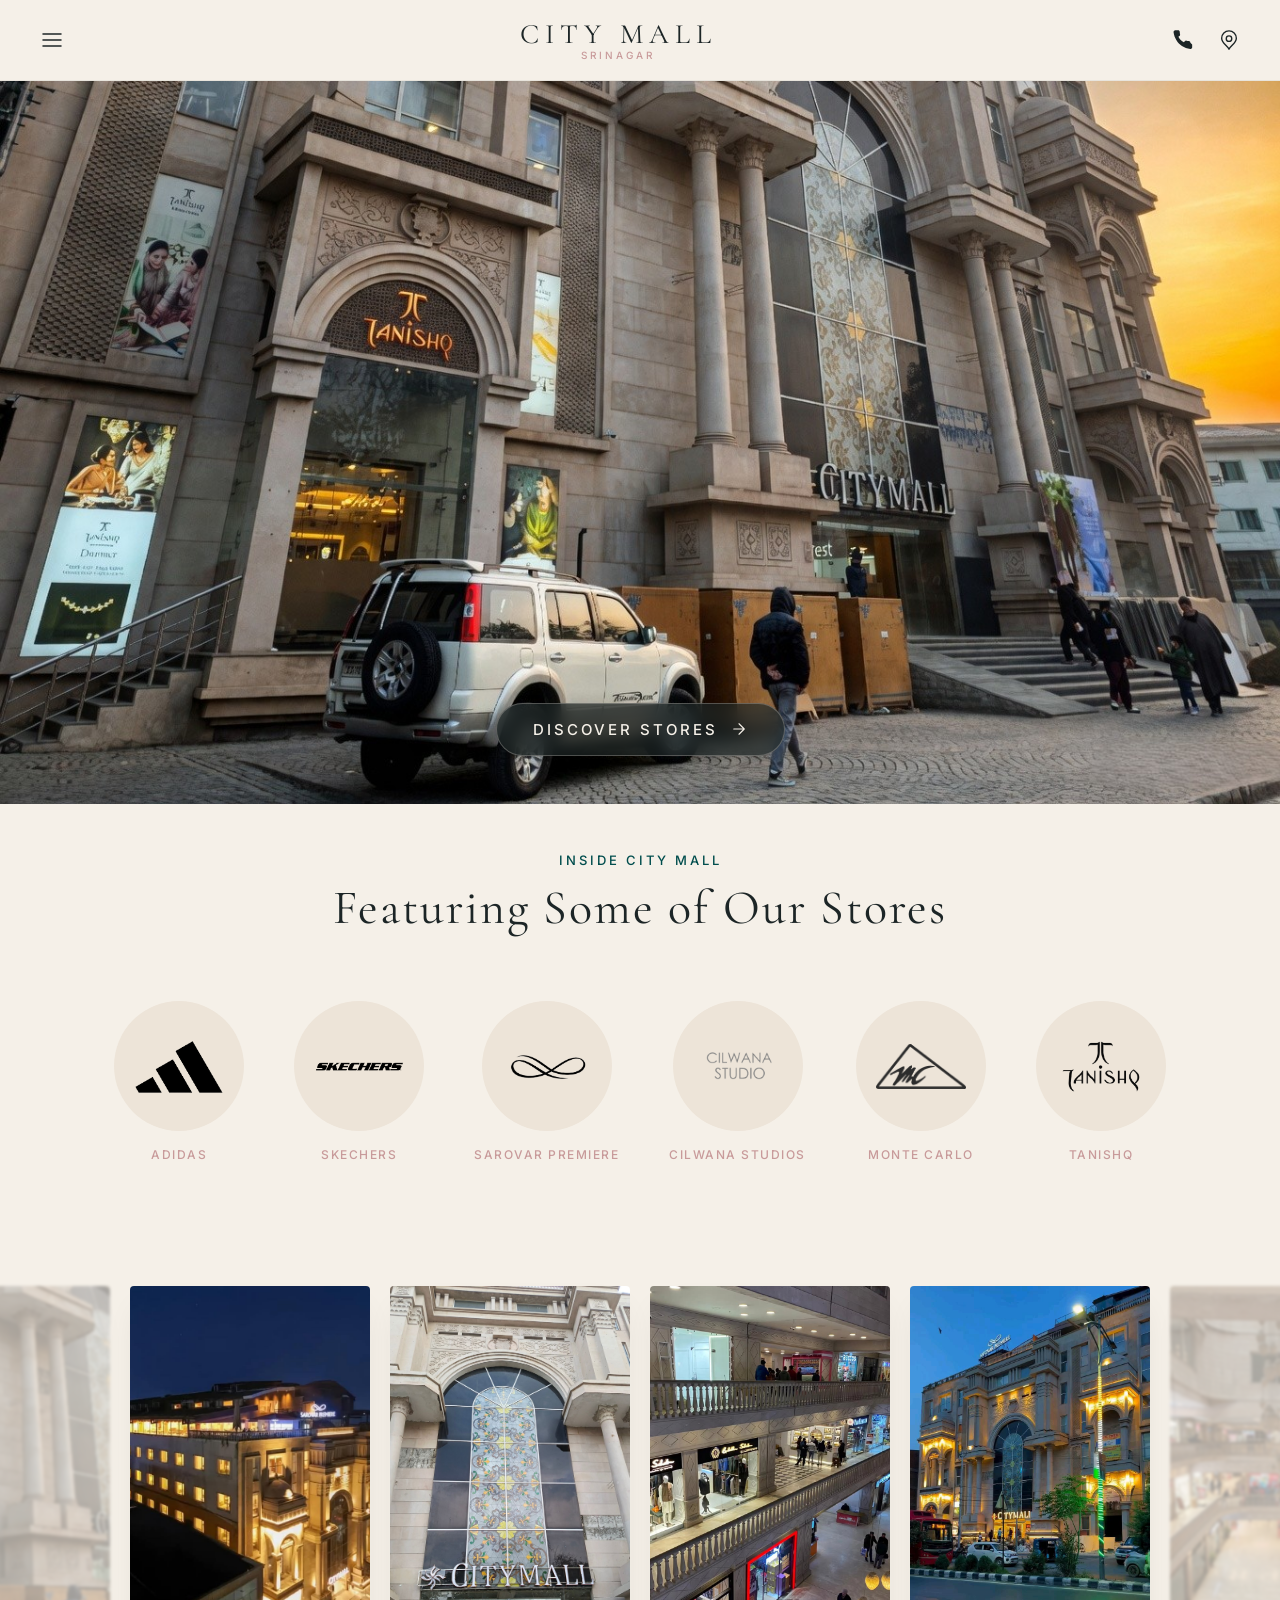
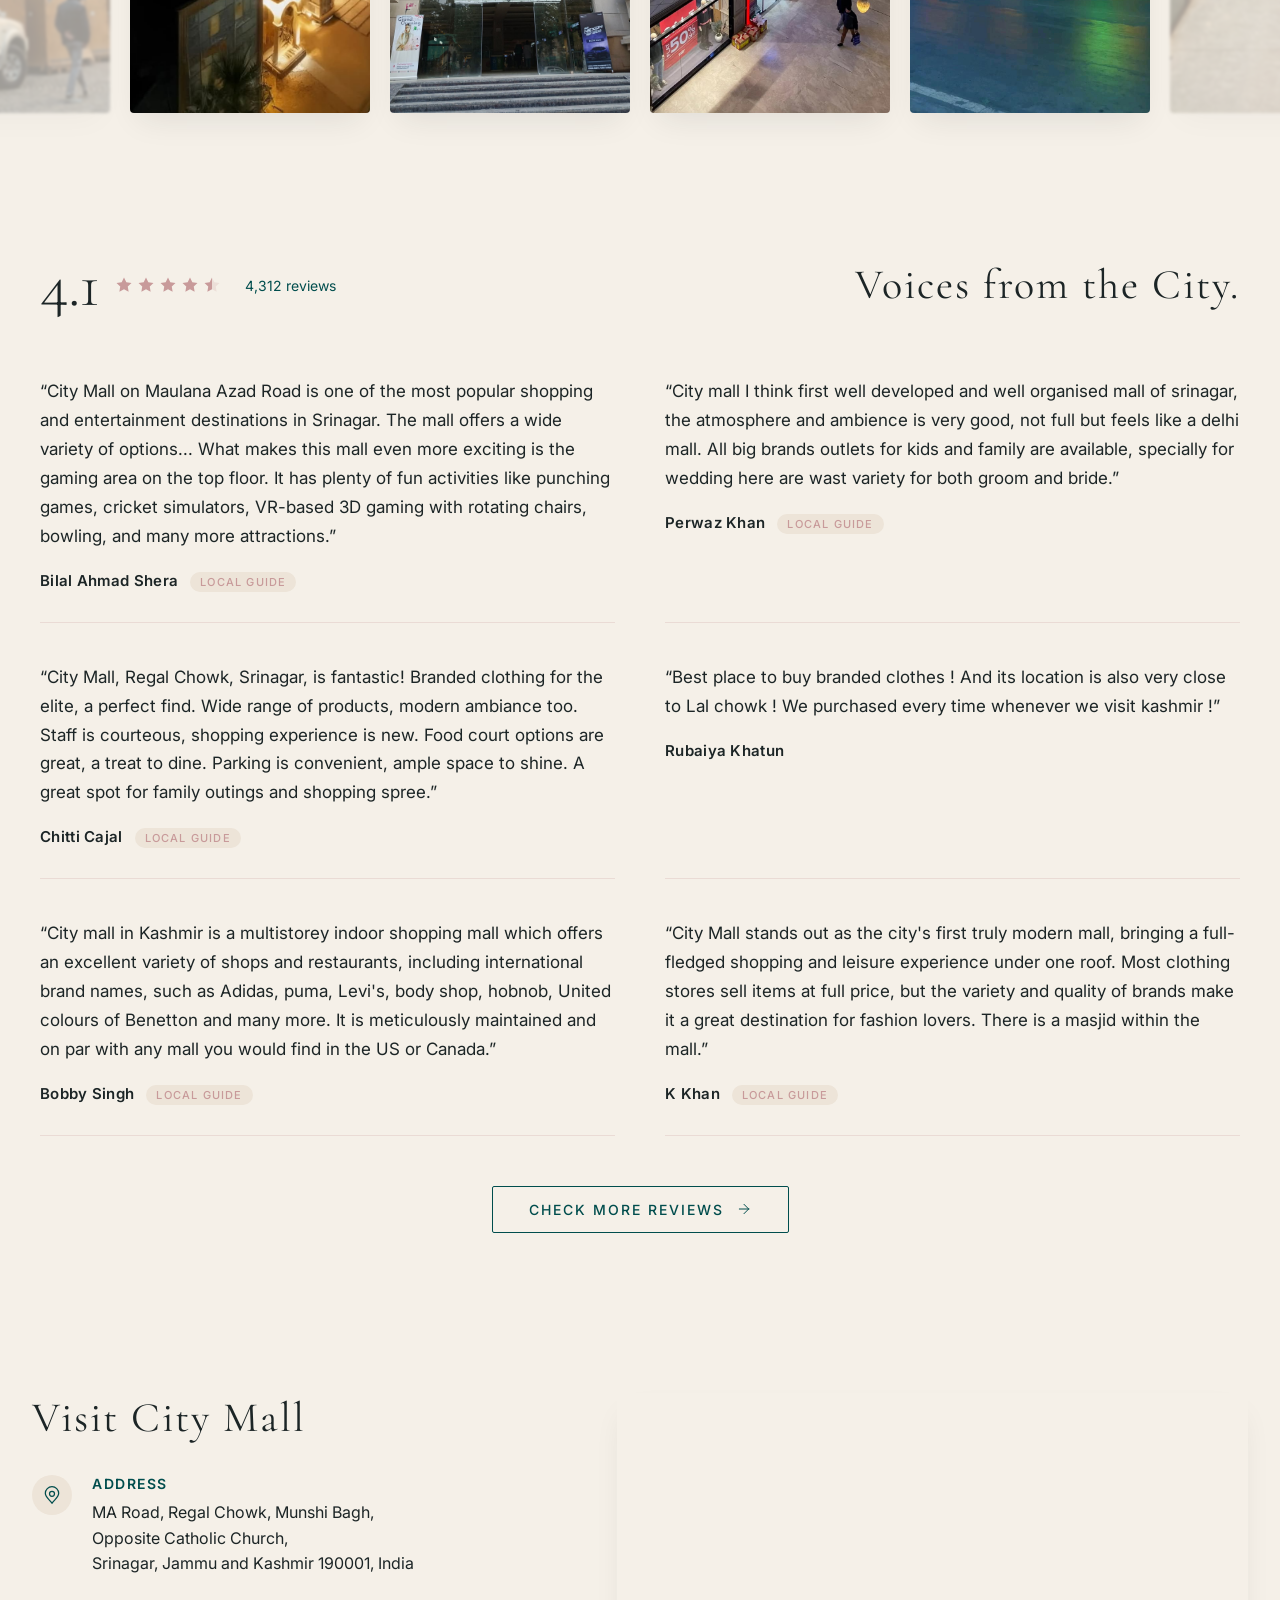
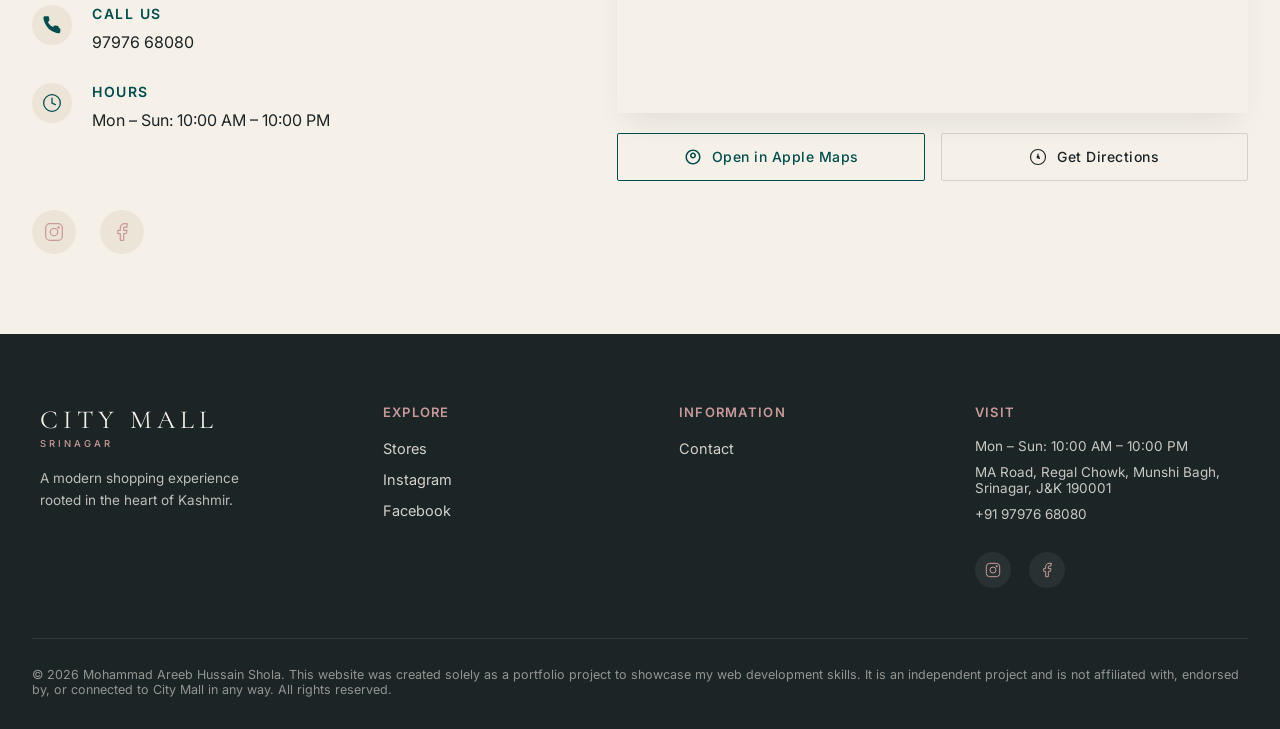
<file: index.html>
<!DOCTYPE html>
<html lang="en">
<head>
  <meta charset="UTF-8" />
  <meta name="viewport" content="width=device-width, initial-scale=1.0" />
  <title>City Mall Srinagar</title>
  <link rel="preconnect" href="https://fonts.googleapis.com" />
  <link rel="preconnect" href="https://fonts.gstatic.com" crossorigin />
  <link href="https://fonts.googleapis.com/css2?family=Cormorant+Garamond:wght@400;500;600&family=Inter:wght@400;500;600&family=Playfair+Display:wght@400;500&display=swap" rel="stylesheet" />
  <link rel="stylesheet" href="style.css" />
</head>
<body>
  <div id="pageLoader" class="page-loader">
    <div class="loader-content">
      <div class="loader-logo">
        <span class="loader-logo-text">CITY MALL</span>
        <span class="loader-logo-location">SRINAGAR</span>
      </div>
      <div class="loader-spinner"></div>
    </div>
  </div>
  <header class="header">
    <div class="header-container">
      <button class="header-icon menu-btn" aria-label="Menu">
        <svg width="24" height="24" viewBox="0 0 24 24" fill="none" xmlns="http://www.w3.org/2000/svg">
          <path d="M3 12H21" stroke="#1C2526" stroke-width="1.5" stroke-linecap="round" />
          <path d="M3 6H21" stroke="#1C2526" stroke-width="1.5" stroke-linecap="round" />
          <path d="M3 18H21" stroke="#1C2526" stroke-width="1.5" stroke-linecap="round" />
        </svg>
      </button>

      <div class="logo">
        <span class="logo-text">CITY MALL</span>
        <span class="logo-location">SRINAGAR</span>
      </div>

      <div class="header-actions">
        <a href="tel:919797668080" class="header-icon" aria-label="Call">
          <svg width="22" height="22" viewBox="0 0 24 24" fill="none" xmlns="http://www.w3.org/2000/svg">
            <path d="M22 16.92V19.92C22.0011 20.1985 21.9441 20.4741 21.8325 20.7293C21.7209 20.9845 21.5572 21.2136 21.3521 21.4018C21.1471 21.5901 20.9053 21.7335 20.6422 21.8227C20.3791 21.9119 20.1006 21.945 19.8245 21.92C16.6187 21.5718 13.5327 20.454 10.8683 18.6573C8.39982 17.0326 6.3353 14.8559 4.85648 12.3135C3.19438 9.72203 2.11746 6.75757 1.71448 3.65798C1.67915 3.3834 1.70176 3.1045 1.78083 2.83971C1.8599 2.57491 1.99359 2.33038 2.17326 2.12203C2.35294 1.91369 2.57458 1.74616 2.82342 1.63066C3.07227 1.51515 3.34255 1.45432 3.61648 1.45215H6.61648C7.10161 1.44868 7.56642 1.6265 7.91498 1.94675C8.26353 2.267 8.4658 2.70317 8.47648 3.16515C8.49648 4.05515 8.60648 4.92515 8.79648 5.75515C8.87454 6.09015 8.8524 6.43991 8.73301 6.76201C8.61361 7.08411 8.40223 7.36391 8.12648 7.56515L6.96648 8.51515C8.32182 11.1124 10.4004 13.191 12.9975 14.5461L13.9465 13.3861C14.1477 13.1104 14.4275 12.899 14.7496 12.7796C15.0717 12.6602 15.4215 12.6381 15.7565 12.7161C16.5875 12.9061 17.4575 13.0161 18.3475 13.0361C18.8147 13.0471 19.2552 13.2533 19.5763 13.6082C19.8974 13.9631 20.0712 14.4355 20.0585 14.9201L22 16.92Z" fill="#1C2526" />
          </svg>
        </a>
        <a href="https://www.google.com/maps/dir/?api=1&destination=City+Mall+Srinagar" target="_blank" class="header-icon" aria-label="Map">
          <svg width="22" height="22" viewBox="0 0 24 24" fill="none" xmlns="http://www.w3.org/2000/svg">
            <path d="M12 13.5C13.6569 13.5 15 12.1569 15 10.5C15 8.84315 13.6569 7.5 12 7.5C10.3431 7.5 9 8.84315 9 10.5C9 12.1569 10.3431 13.5 12 13.5Z" stroke="#1C2526" stroke-width="1.5" stroke-linecap="round" stroke-linejoin="round" />
            <path d="M12 22C14 18 20 15.4183 20 10C20 5.58172 16.4183 2 12 2C7.58172 2 4 5.58172 4 10C4 15.4183 10 18 12 22Z" stroke="#1C2526" stroke-width="1.5" stroke-linecap="round" stroke-linejoin="round" />
          </svg>
        </a>
      </div>
    </div>
  </header>
  <section class="hero-image">
    <img src="assets/home.jpg" alt="City Mall Srinagar" class="hero-img" />
    <div class="hero-button-container">
      <a href="stores" class="hero-btn">
        <span>Discover Stores</span>
        <svg width="18" height="18" viewBox="0 0 24 24" fill="none" stroke="currentColor" stroke-width="1.5">
          <path d="M5 12H19M19 12L12 5M19 12L12 19" stroke="currentColor" stroke-linecap="round" stroke-linejoin="round" />
        </svg>
      </a>
    </div>
  </section>

  <section class="section-heading">
    <div class="heading-container">
      <span class="heading-subtle">Inside City Mall</span>
      <h2 class="heading-main">Featuring Some of Our Stores</h2>
    </div>
  </section>

  <section class="brands-section">
    <div class="brands-container">
      <div class="brands-grid">
        <div class="brand-item">
          <div class="brand-logo-wrapper">
            <img src="assets/adidas.png" alt="Adidas" class="brand-logo" />
          </div>
          <span class="brand-floor">Adidas</span>
        </div>
        <div class="brand-item">
          <div class="brand-logo-wrapper">
            <img src="assets/skechers.png" alt="Skechers" class="brand-logo" />
          </div>
          <span class="brand-floor">Skechers</span>
        </div>
        <div class="brand-item">
          <div class="brand-logo-wrapper">
            <img src="assets/sarovar.png" alt="Sarovar" class="brand-logo" />
          </div>
          <span class="brand-floor">Sarovar Premiere</span>
        </div>
        <div class="brand-item">
          <div class="brand-logo-wrapper">
            <img src="assets/cilwana.png" alt="Cilwana" class="brand-logo" />
          </div>
          <span class="brand-floor">Cilwana Studios</span>
        </div>
        <div class="brand-item">
          <div class="brand-logo-wrapper">
            <img src="assets/monte.png" alt="Monte Carlo" class="brand-logo" />
          </div>
          <span class="brand-floor">Monte Carlo</span>
        </div>
        <div class="brand-item">
          <div class="brand-logo-wrapper">
            <img src="assets/tanishq.png" alt="Tanishq" class="brand-logo" />
          </div>
          <span class="brand-floor">Tanishq</span>
        </div>
      </div>
    </div>
  </section>

  <section class="static-gallery-section">
    <div class="gallery-container">
      <div class="gallery-strip">
        <div class="gallery-item edge-item left-edge">
          <img src="assets/home.jpg" alt="Edge left" />
        </div>
        <div class="gallery-item center-item">
          <img src="assets/img1.jpg" alt="Gallery 1" />
        </div>
        <div class="gallery-item center-item">
          <img src="assets/img3.png" alt="Gallery 2" />
        </div>
        <div class="gallery-item center-item">
          <img src="assets/img2.jpg" alt="Gallery 3" />
        </div>
        <div class="gallery-item center-item">
          <img src="assets/img4.jpg" alt="Gallery 4" />
        </div>
        <div class="gallery-item edge-item right-edge">
          <img src="assets/img5.jpg" alt="Edge right" />
        </div>
      </div>
    </div>
  </section>

  <section class="reviews-section">
    <div class="reviews-container">
      <div class="reviews-header">
        <div class="rating-badge">
          <span class="rating-number">4.1</span>
          <div class="rating-stars">
            <svg width="18" height="18" viewBox="0 0 24 24" fill="#C89A9A"><path d="M12 2L15.09 8.26L22 9.27L17 14.14L18.18 21.02L12 17.77L5.82 21.02L7 14.14L2 9.27L8.91 8.26L12 2Z" /></svg>
            <svg width="18" height="18" viewBox="0 0 24 24" fill="#C89A9A"><path d="M12 2L15.09 8.26L22 9.27L17 14.14L18.18 21.02L12 17.77L5.82 21.02L7 14.14L2 9.27L8.91 8.26L12 2Z" /></svg>
            <svg width="18" height="18" viewBox="0 0 24 24" fill="#C89A9A"><path d="M12 2L15.09 8.26L22 9.27L17 14.14L18.18 21.02L12 17.77L5.82 21.02L7 14.14L2 9.27L8.91 8.26L12 2Z" /></svg>
            <svg width="18" height="18" viewBox="0 0 24 24" fill="#C89A9A"><path d="M12 2L15.09 8.26L22 9.27L17 14.14L18.18 21.02L12 17.77L5.82 21.02L7 14.14L2 9.27L8.91 8.26L12 2Z" /></svg>
            <svg width="18" height="18" viewBox="0 0 24 24" fill="url(#halfGradient)">
              <defs>
                <linearGradient id="halfGradient">
                  <stop offset="50%" stop-color="#C89A9A" />
                  <stop offset="50%" stop-color="rgba(200, 154, 154, 0.2)" />
                </linearGradient>
              </defs>
              <path d="M12 2L15.09 8.26L22 9.27L17 14.14L18.18 21.02L12 17.77L5.82 21.02L7 14.14L2 9.27L8.91 8.26L12 2Z" />
            </svg>
          </div>
          <span class="rating-count">4,312 reviews</span>
        </div>
        <h2 class="reviews-title">Voices from the City.</h2>
      </div>

      <div class="reviews-grid">
        <div class="review-card">
          <p class="review-quote">“City Mall on Maulana Azad Road is one of the most popular shopping and entertainment destinations in Srinagar. The mall offers a wide variety of options... What makes this mall even more exciting is the gaming area on the top floor. It has plenty of fun activities like punching games, cricket simulators, VR-based 3D gaming with rotating chairs, bowling, and many more attractions.”</p>
          <div class="review-author">
            <span class="author-name">Bilal Ahmad Shera</span>
            <span class="author-badge">Local Guide</span>
          </div>
        </div>
        <div class="review-card">
          <p class="review-quote">“City mall I think first well developed and well organised mall of srinagar, the atmosphere and ambience is very good, not full but feels like a delhi mall. All big brands outlets for kids and family are available, specially for wedding here are wast variety for both groom and bride.”</p>
          <div class="review-author">
            <span class="author-name">Perwaz Khan</span>
            <span class="author-badge">Local Guide</span>
          </div>
        </div>
        <div class="review-card">
          <p class="review-quote">“City Mall, Regal Chowk, Srinagar, is fantastic! Branded clothing for the elite, a perfect find. Wide range of products, modern ambiance too. Staff is courteous, shopping experience is new. Food court options are great, a treat to dine. Parking is convenient, ample space to shine. A great spot for family outings and shopping spree.”</p>
          <div class="review-author">
            <span class="author-name">Chitti Cajal</span>
            <span class="author-badge">Local Guide</span>
          </div>
        </div>
        <div class="review-card">
          <p class="review-quote">“Best place to buy branded clothes ! And its location is also very close to Lal chowk ! We purchased every time whenever we visit kashmir !”</p>
          <div class="review-author">
            <span class="author-name">Rubaiya Khatun</span>
          </div>
        </div>
        <div class="review-card">
          <p class="review-quote">“City mall in Kashmir is a multistorey indoor shopping mall which offers an excellent variety of shops and restaurants, including international brand names, such as Adidas, puma, Levi's, body shop, hobnob, United colours of Benetton and many more. It is meticulously maintained and on par with any mall you would find in the US or Canada.”</p>
          <div class="review-author">
            <span class="author-name">Bobby Singh</span>
            <span class="author-badge">Local Guide</span>
          </div>
        </div>
        <div class="review-card">
          <p class="review-quote">“City Mall stands out as the city's first truly modern mall, bringing a full-fledged shopping and leisure experience under one roof. Most clothing stores sell items at full price, but the variety and quality of brands make it a great destination for fashion lovers. There is a masjid within the mall.”</p>
          <div class="review-author">
            <span class="author-name">K Khan</span>
            <span class="author-badge">Local Guide</span>
          </div>
        </div>
      </div>

      <div class="reviews-footer">
        <a href="https://www.google.com/search?sca_esv=ae527b0439108df1&sxsrf=ANbL-n5h9htbS2pM1IYAGYF3tAl_eqcg7w:1776601781709&si=AL3DRZEsmMGCryMMFSHJ3StBhOdZ2-6yYkXd_doETEE1OR-qOcdlZ2F7qSAtKy9gCNsNdfE85k4VyVajXQ7b32A3XJWPxB6z-apZl6Iv9MCeFAVHGoCavfGWVMBKyWxI1BcYCCA9tOCM&q=City+Mall+Reviews&sa=X&ved=2ahUKEwiaruyw9fmTAxVjKLkGHWL8A5EQ0bkNegQILRAF&biw=1366&bih=633&dpr=1" target="_blank" class="more-reviews-btn">
          Check more reviews
          <svg width="16" height="16" viewBox="0 0 24 24" fill="none" stroke="currentColor" stroke-width="1.5">
            <path d="M5 12H19M19 12L12 5M19 12L12 19" stroke="currentColor" stroke-linecap="round" stroke-linejoin="round" />
          </svg>
        </a>
      </div>
    </div>
  </section>

  <section class="contact-section">
    <div class="contact-container">
      <div class="contact-left">
        <div class="contact-details">
          <h2 class="contact-title">Visit City Mall</h2>

          <div class="contact-block">
            <div class="contact-icon">
              <svg width="20" height="20" viewBox="0 0 24 24" fill="none">
                <path d="M12 13.5C13.6569 13.5 15 12.1569 15 10.5C15 8.84315 13.6569 7.5 12 7.5C10.3431 7.5 9 8.84315 9 10.5C9 12.1569 10.3431 13.5 12 13.5Z" stroke="#004D4D" stroke-width="1.5" stroke-linecap="round" stroke-linejoin="round" />
                <path d="M12 22C14 18 20 15.4183 20 10C20 5.58172 16.4183 2 12 2C7.58172 2 4 5.58172 4 10C4 15.4183 10 18 12 22Z" stroke="#004D4D" stroke-width="1.5" stroke-linecap="round" stroke-linejoin="round" />
              </svg>
            </div>
            <div class="contact-info">
              <h3>Address</h3>
              <p>MA Road, Regal Chowk, Munshi Bagh,<br />Opposite Catholic Church,<br />Srinagar, Jammu and Kashmir 190001, India</p>
            </div>
          </div>

          <div class="contact-block">
            <div class="contact-icon">
              <svg width="20" height="20" viewBox="0 0 24 24" fill="none">
                <path d="M22 16.92V19.92C22.0011 20.1985 21.9441 20.4741 21.8325 20.7293C21.7209 20.9845 21.5572 21.2136 21.3521 21.4018C21.1471 21.5901 20.9053 21.7335 20.6422 21.8227C20.3791 21.9119 20.1006 21.945 19.8245 21.92C16.6187 21.5718 13.5327 20.454 10.8683 18.6573C8.39982 17.0326 6.3353 14.8559 4.85648 12.3135C3.19438 9.72203 2.11746 6.75757 1.71448 3.65798C1.67915 3.3834 1.70176 3.1045 1.78083 2.83971C1.8599 2.57491 1.99359 2.33038 2.17326 2.12203C2.35294 1.91369 2.57458 1.74616 2.82342 1.63066C3.07227 1.51515 3.34255 1.45432 3.61648 1.45215H6.61648C7.10161 1.44868 7.56642 1.6265 7.91498 1.94675C8.26353 2.267 8.4658 2.70317 8.47648 3.16515C8.49648 4.05515 8.60648 4.92515 8.79648 5.75515C8.87454 6.09015 8.8524 6.43991 8.73301 6.76201C8.61361 7.08411 8.40223 7.36391 8.12648 7.56515L6.96648 8.51515C8.32182 11.1124 10.4004 13.191 12.9975 14.5461L13.9465 13.3861C14.1477 13.1104 14.4275 12.899 14.7496 12.7796C15.0717 12.6602 15.4215 12.6381 15.7565 12.7161C16.5875 12.9061 17.4575 13.0161 18.3475 13.0361C18.8147 13.0471 19.2552 13.2533 19.5763 13.6082C19.8974 13.9631 20.0712 14.4355 20.0585 14.9201L22 16.92Z" fill="#004D4D" />
              </svg>
            </div>
            <div class="contact-info">
              <h3>Call Us</h3>
              <p>97976 68080</p>
            </div>
          </div>

          <div class="contact-block" style="display: none;">
            <div class="contact-icon">
              <svg width="20" height="20" viewBox="0 0 24 24" fill="none">
                <path d="M4 4H20C21.1 4 22 4.9 22 6V18C22 19.1 21.1 20 20 20H4C2.9 20 2 19.1 2 18V6C2 4.9 2.9 4 4 4Z" stroke="#004D4D" stroke-width="1.5" stroke-linecap="round" stroke-linejoin="round" />
                <path d="M22 6L12 13L2 6" stroke="#004D4D" stroke-width="1.5" stroke-linecap="round" stroke-linejoin="round" />
              </svg>
            </div>
            <div class="contact-info">
              <h3>Email</h3>
              <p>hello@citymallsrinagar.com</p>
            </div>
          </div>

          <div class="contact-block">
            <div class="contact-icon">
              <svg width="20" height="20" viewBox="0 0 24 24" fill="none">
                <circle cx="12" cy="12" r="10" stroke="#004D4D" stroke-width="1.5" />
                <path d="M12 6V12L16 14" stroke="#004D4D" stroke-width="1.5" stroke-linecap="round" />
              </svg>
            </div>
            <div class="contact-info">
              <h3>Hours</h3>
              <p>Mon – Sun: 10:00 AM – 10:00 PM</p>
            </div>
          </div>
        </div>

        <div class="social-section">
          <a href="https://www.instagram.com/citymall_srinagar/" class="social-link" aria-label="Instagram">
            <svg width="20" height="20" viewBox="0 0 24 24" fill="none">
              <rect x="2" y="2" width="20" height="20" rx="5" stroke="#C89A9A" stroke-width="1.5" />
              <circle cx="12" cy="12" r="4.5" stroke="#C89A9A" stroke-width="1.5" />
              <circle cx="17.5" cy="6.5" r="1.5" fill="#C89A9A" />
            </svg>
          </a>
          <a href="https://www.facebook.com/CityMallKashmir/" class="social-link" aria-label="Facebook">
            <svg width="20" height="20" viewBox="0 0 24 24" fill="none">
              <path d="M18 2H15C13.6739 2 12.4021 2.52678 11.4645 3.46447C10.5268 4.40215 10 5.67392 10 7V10H7V14H10V22H14V14H17L18 10H14V7C14 6.73478 14.1054 6.48043 14.2929 6.29289C14.4804 6.10536 14.7348 6 15 6H18V2Z" stroke="#C89A9A" stroke-width="1.5" stroke-linecap="round" stroke-linejoin="round" />
            </svg>
          </a>
          <a href="#" class="social-link" aria-label="Twitter/X" style="display: none;">
            <svg width="20" height="20" viewBox="0 0 24 24" fill="none">
              <path d="M4 4L10.5 12.5M20 4L13.5 12.5M4 20L13.5 11.5M20 20L10.5 11.5" stroke="#C89A9A" stroke-width="1.5" stroke-linecap="round" stroke-linejoin="round" />
              <line x1="19" y1="4" x2="22" y2="4" stroke="#C89A9A" stroke-width="1.5" stroke-linecap="round" />
              <line x1="2" y1="20" x2="5" y2="20" stroke="#C89A9A" stroke-width="1.5" stroke-linecap="round" />
              <line x1="4" y1="19" x2="4" y2="22" stroke="#C89A9A" stroke-width="1.5" stroke-linecap="round" />
              <line x1="20" y1="2" x2="20" y2="5" stroke="#C89A9A" stroke-width="1.5" stroke-linecap="round" />
            </svg>
          </a>
        </div>
      </div>

      <div class="contact-right">
        <div class="map-container">
          <iframe src="https://www.google.com/maps/embed?pb=!1m18!1m12!1m3!1d3304.8263790843857!2d74.81632587475627!3d34.07396471658469!2m3!1f0!2f0!3f0!3m2!1i1024!2i768!4f13.1!3m3!1m2!1s0x38e18f94929ac17f%3A0x978c2db695a2a159!2sCity%20Mall!5e0!3m2!1sen!2sin!4v1776599023168!5m2!1sen!2sin" width="600" height="450" style="border:0;" allowfullscreen="" loading="lazy" referrerpolicy="no-referrer-when-downgrade"></iframe>
        </div>
        <div class="map-actions">
          <a href="https://maps.apple/p/ef6wMeNdZY9W1q" class="map-btn apple-btn" target="_blank">
            <svg width="18" height="18" viewBox="0 0 24 24" fill="none">
              <path d="M12 2C6.48 2 2 6.48 2 12C2 17.52 6.48 22 12 22C17.52 22 22 17.52 22 12C22 6.48 17.52 2 12 2ZM12 20C7.58 20 4 16.42 4 12C4 7.58 7.58 4 12 4C16.42 4 20 7.58 20 12C20 16.42 16.42 20 12 20Z" fill="#004D4D" />
              <path d="M12 6C9.79 6 8 7.79 8 10C8 12.21 9.79 14 12 14C14.21 14 16 12.21 16 10C16 7.79 14.21 6 12 6ZM12 12C10.9 12 10 11.1 10 10C10 8.9 10.9 8 12 8C13.1 8 14 8.9 14 10C14 11.1 13.1 12 12 12Z" fill="#004D4D" />
            </svg>
            Open in Apple Maps
          </a>
          <a href="https://www.google.com/maps/dir//City+Mall,+MA+Road,+Regal+Chowk,+Munshi+Bagh,+Srinagar,+Jammu+and+Kashmir+190001/@34.0739603,74.8189008,17z/data=!4m16!1m7!3m6!1s0x38e18f94929ac17f:0x978c2db695a2a159!2sCity+Mall!8m2!3d34.0739603!4d74.8189008!16s%2Fg%2F11hm5_6719!4m7!1m0!1m5!1m1!1s0x38e18f94929ac17f:0x978c2db695a2a159!2m2!1d74.8189008!2d34.0739603" class="map-btn google-btn" target="_blank">
            <svg width="18" height="18" viewBox="0 0 24 24" fill="none">
              <circle cx="12" cy="12" r="10" stroke="#1C2526" stroke-width="1.5" />
              <path d="M12 8V12L14 14" stroke="#1C2526" stroke-width="1.5" stroke-linecap="round" />
              <circle cx="12" cy="12" r="2" fill="#1C2526" />
            </svg>
            Get Directions
          </a>
        </div>
      </div>
    </div>
  </section>

  <footer class="site-footer">
    <div class="footer-container">
      <div class="footer-top">
        <div class="footer-col footer-brand">
          <div class="footer-logo">
            <span class="footer-logo-text">CITY MALL</span>
            <span class="footer-logo-location">SRINAGAR</span>
          </div>
          <p class="footer-tagline">A modern shopping experience<br />rooted in the heart of Kashmir.</p>
        </div>

        <div class="footer-col">
          <h4>Explore</h4>
          <ul>
            <li><a href="/stores">Stores</a></li>
            <li><a href="https://www.instagram.com/citymall_srinagar/">Instagram</a></li>
            <li><a href="https://www.facebook.com/CityMallKashmir/">Facebook</a></li>
            <li style="display: none;"><a href="#">Events</a></li>
          </ul>
        </div>

        <div class="footer-col">
          <h4>Information</h4>
          <ul>
            <li style="display: none;"><a href="#">About Us</a></li>
            <li><a href="tel:919797668080">Contact</a></li>
            <li style="display: none;"><a href="#">Parking</a></li>
            <li style="display: none;"><a href="#">FAQs</a></li>
          </ul>
        </div>

        <div class="footer-col footer-visit">
          <h4>Visit</h4>
          <p class="footer-hours">Mon – Sun: 10:00 AM – 10:00 PM</p>
          <p class="footer-address">MA Road, Regal Chowk, Munshi Bagh,<br />Srinagar, J&K 190001</p>
          <p class="footer-phone">+91 97976 68080</p>

          <div class="footer-social">
            <a href="https://www.instagram.com/citymall_srinagar/" target="_blank" aria-label="Instagram">
              <svg width="16" height="16" viewBox="0 0 24 24" fill="none">
                <rect x="2" y="2" width="20" height="20" rx="5" stroke="#C89A9A" stroke-width="1.5" />
                <circle cx="12" cy="12" r="4.5" stroke="#C89A9A" stroke-width="1.5" />
                <circle cx="17.5" cy="6.5" r="1.5" fill="#C89A9A" />
              </svg>
            </a>
            <a href="https://www.facebook.com/CityMallKashmir/" target="_blank" aria-label="Facebook">
              <svg width="16" height="16" viewBox="0 0 24 24" fill="none">
                <path d="M18 2H15C13.6739 2 12.4021 2.52678 11.4645 3.46447C10.5268 4.40215 10 5.67392 10 7V10H7V14H10V22H14V14H17L18 10H14V7C14 6.73478 14.1054 6.48043 14.2929 6.29289C14.4804 6.10536 14.7348 6 15 6H18V2Z" stroke="#C89A9A" stroke-width="1.5" stroke-linecap="round" stroke-linejoin="round" />
              </svg>
            </a>
          </div>
        </div>
      </div>

      <div class="footer-bottom">
        <p class="copyright"> © 2026 Mohammad Areeb Hussain Shola. This website was created solely as a portfolio project to showcase my web development skills. It is an independent project and is not affiliated with, endorsed by, or connected to City Mall in any way. All rights reserved.</p>
        <div class="legal-links" style="display: none;">
          <a href="#">Privacy Policy</a>
          <span class="divider">|</span>
          <a href="#">Terms of Use</a>
        </div>
      </div>
    </div>
  </footer>

  <div class="menu-overlay" id="menuOverlay">
    <div class="menu-overlay-container">
      <button class="menu-close" id="menuClose" aria-label="Close menu">
        <svg width="28" height="28" viewBox="0 0 24 24" fill="none" stroke="#F5F0E8" stroke-width="1.5">
          <path d="M18 6L6 18M6 6L18 18" stroke="currentColor" stroke-linecap="round" />
        </svg>
      </button>

      <nav class="menu-nav">
        <ul>
          <li><a href="#">Home</a></li>
          <li><a href="#">Stores</a></li>
          <li style="display: none;"><a href="#">Dining</a></li>
          <li style="display: none;"><a href="#">Entertainment</a></li>
          <li style="display: none;"><a href="#">Events</a></li>
          <li style="display: none;"><a href="#">About Us</a></li>
          <li><a href="tel:919797668080">Contact</a></li>
        </ul>
      </nav>

      <div class="menu-footer">
        <p class="menu-hours">Open Daily: 10:00 AM – 10:00 PM</p>
        <div class="menu-social">
          <a href="https://www.instagram.com/citymall_srinagar/" target="_blank">Instagram</a>
          <a href="https://www.facebook.com/CityMallKashmir/" target="_blank">Facebook</a>
        </div>
      </div>
    </div>
  </div>

  <script src="script.js"></script>
</body>
</html>
</file>
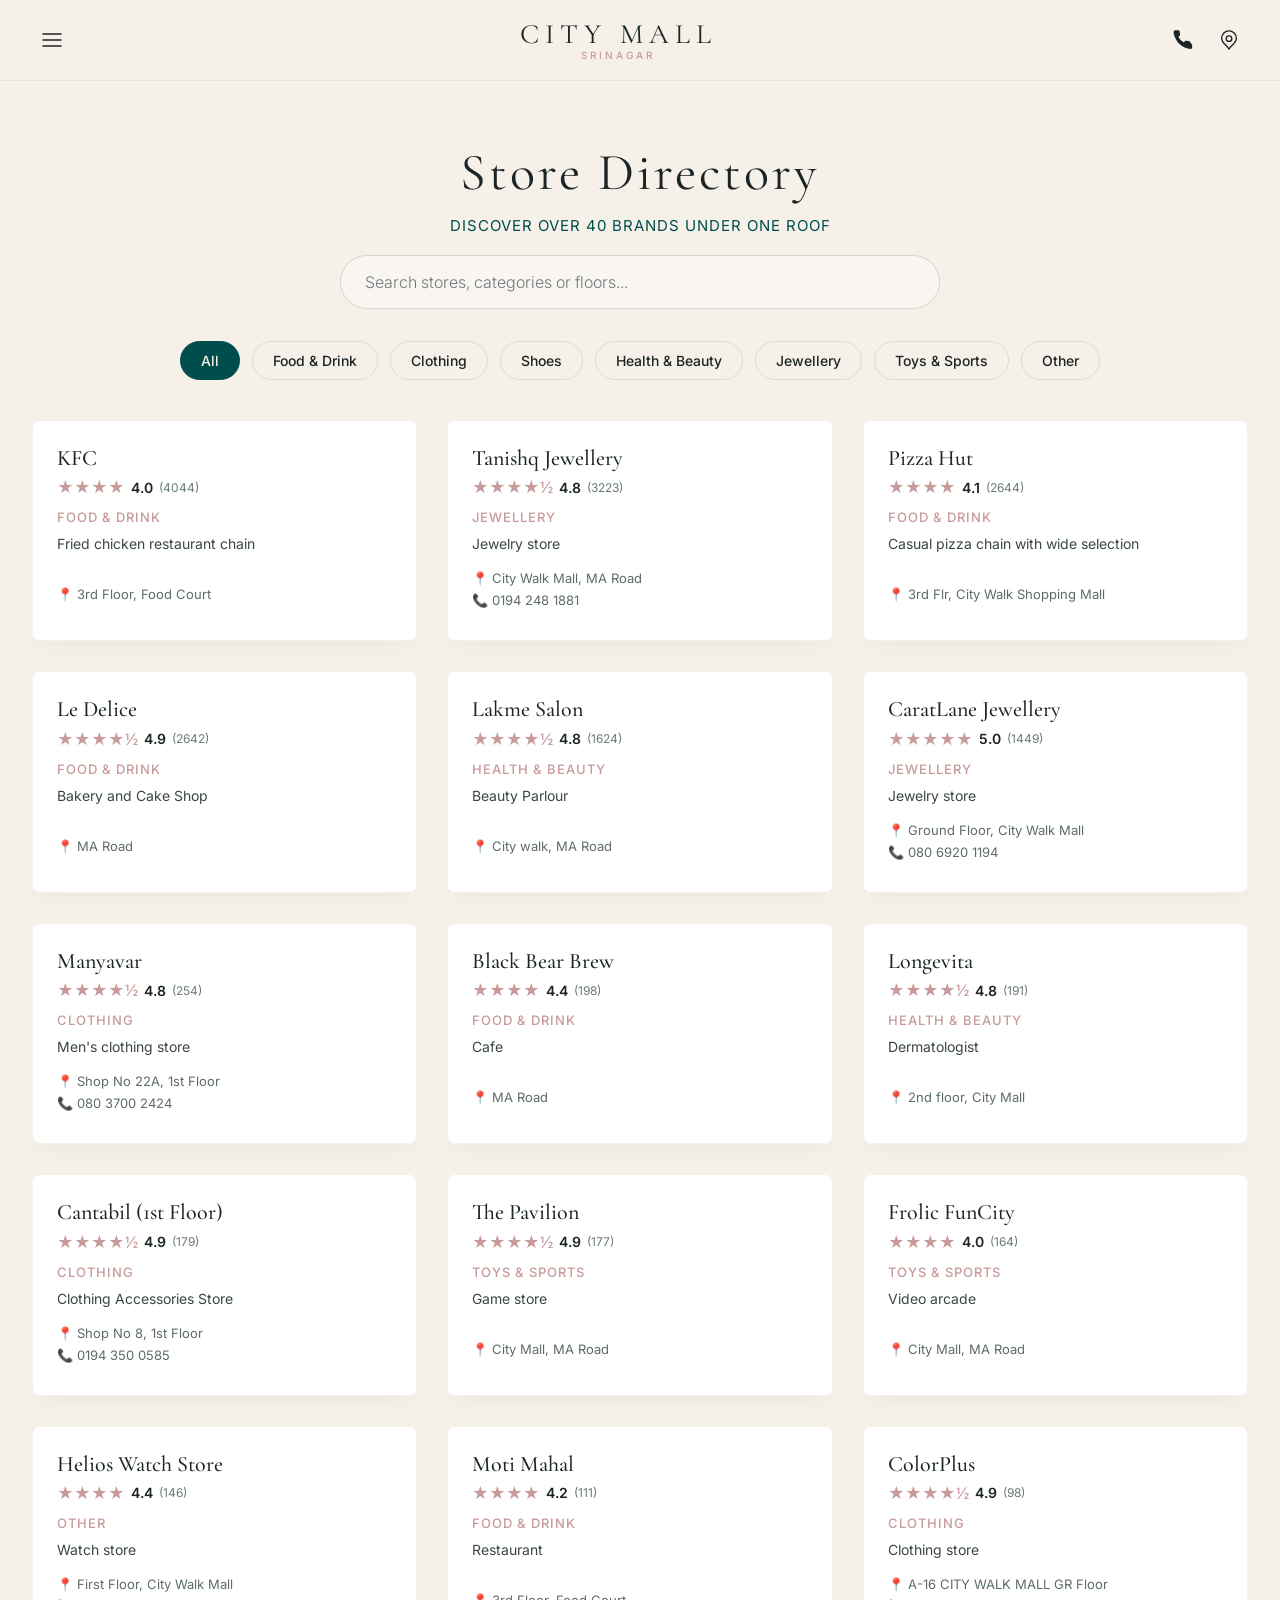
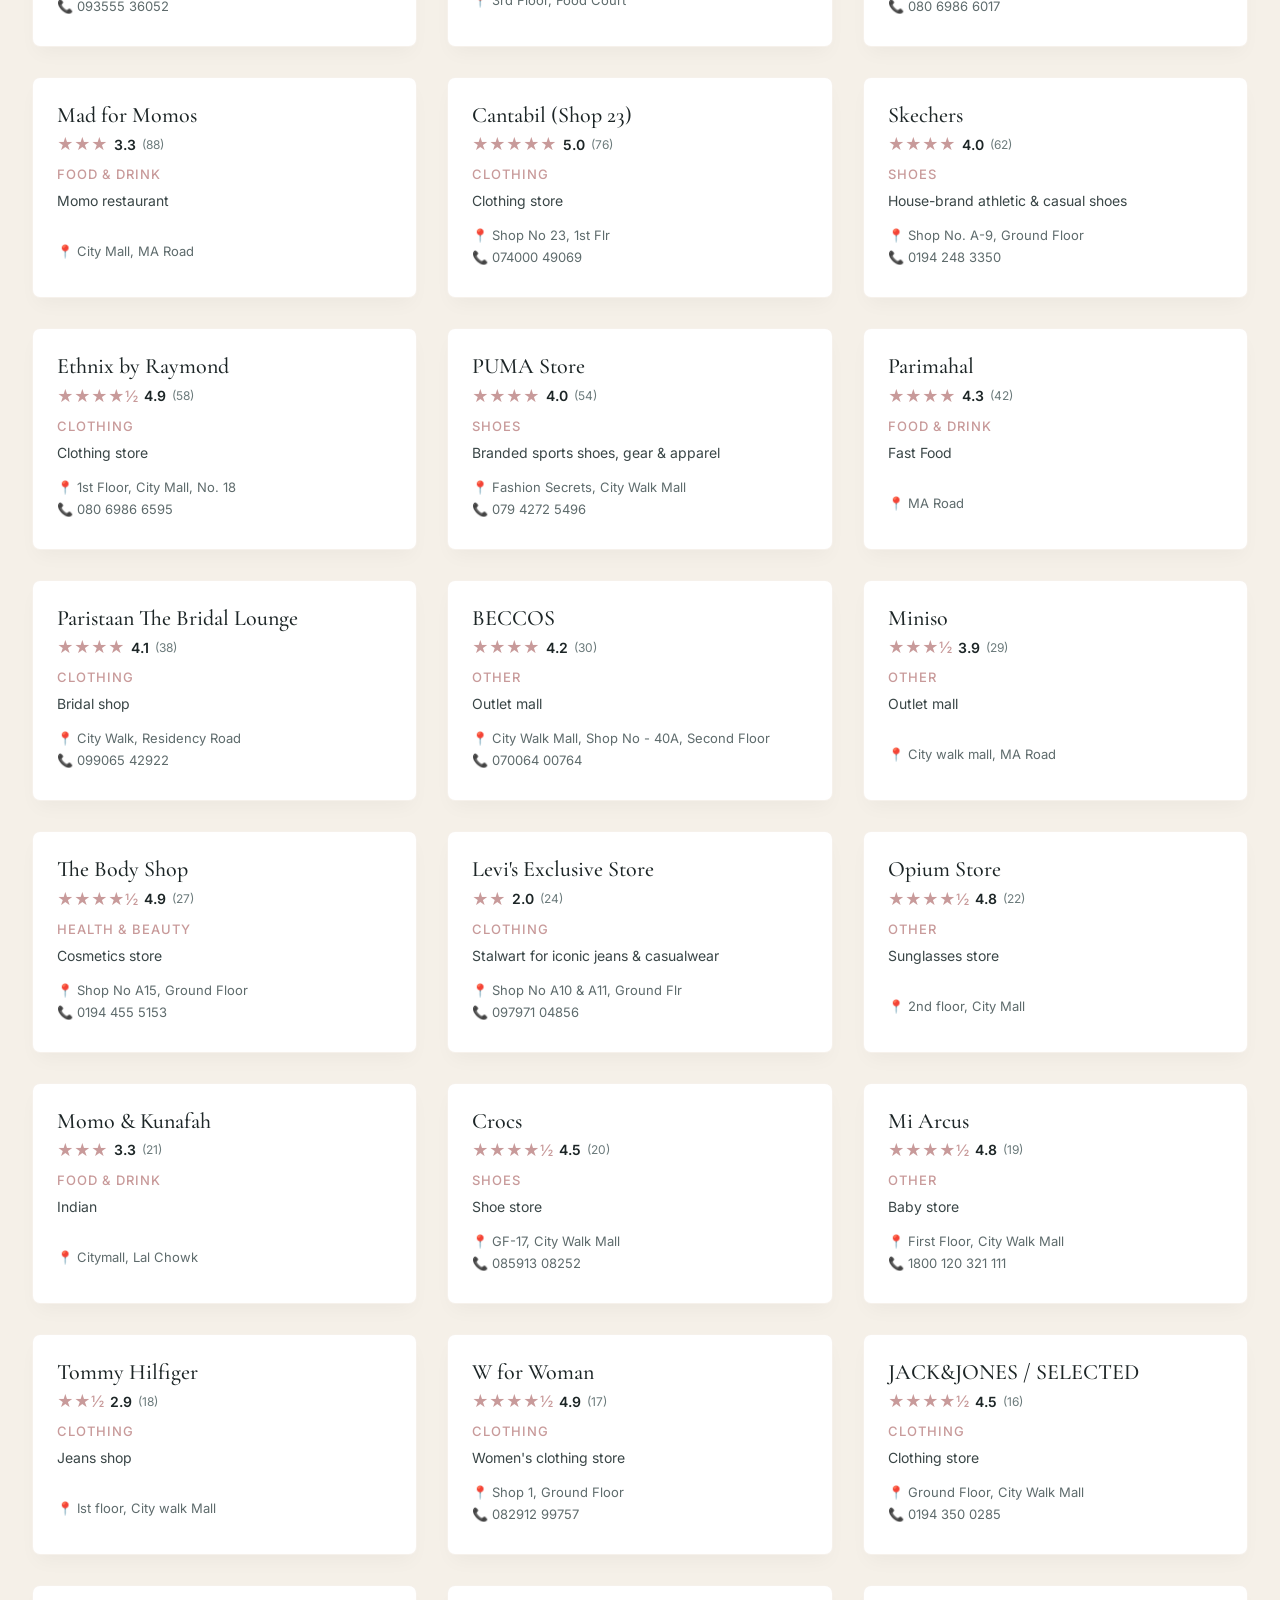
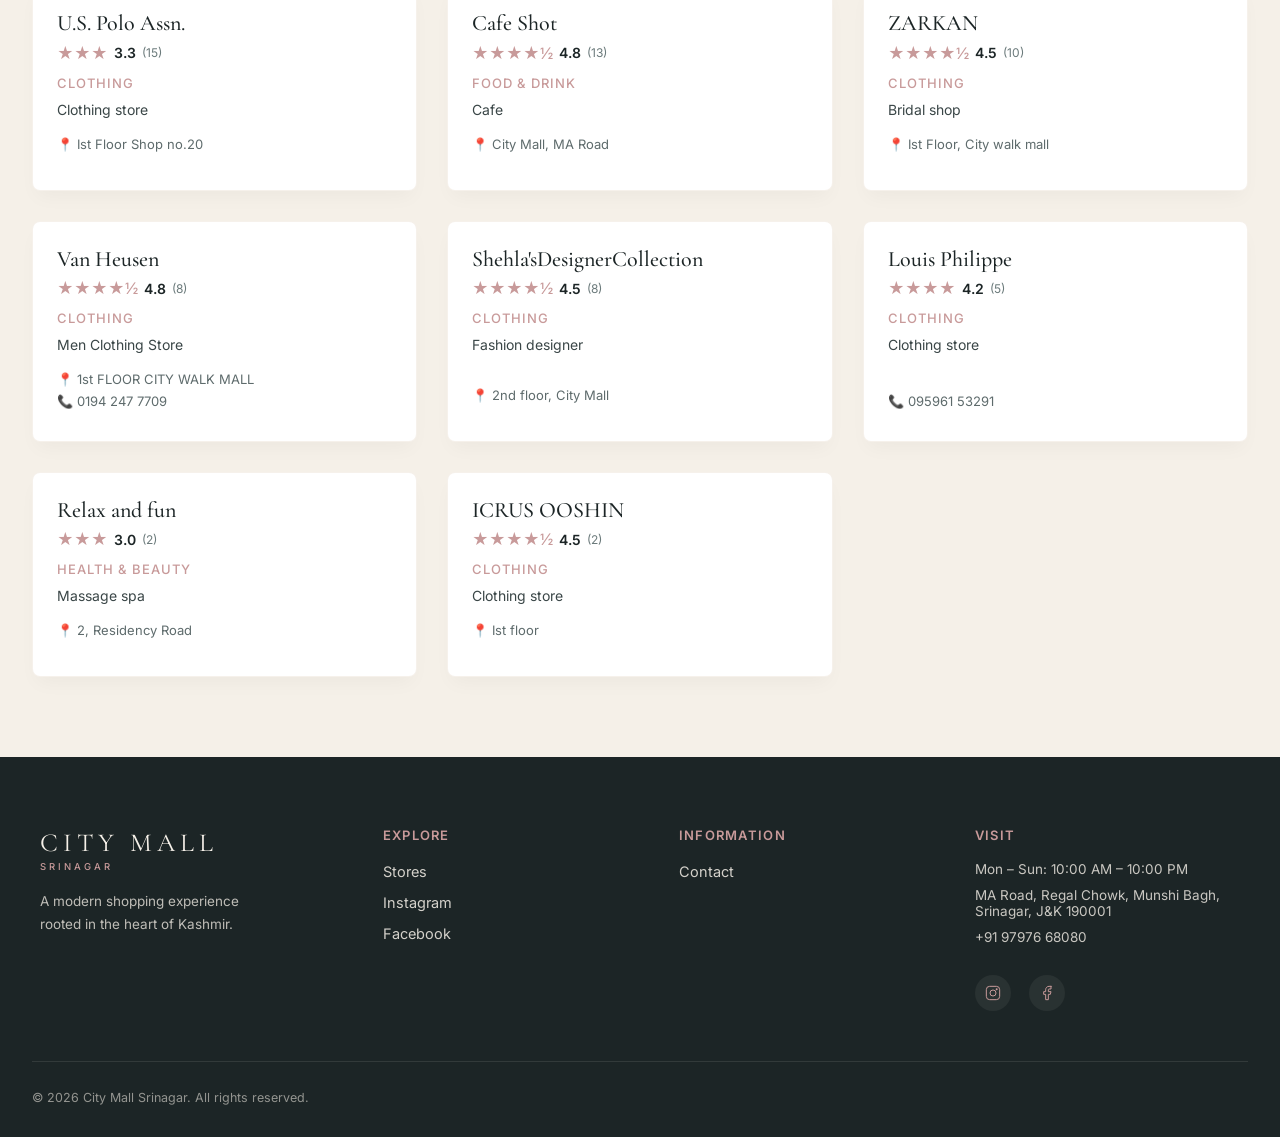
<file: stores.html>
<!DOCTYPE html>
<html lang="en">
<head>
  <meta charset="UTF-8">
  <meta name="viewport" content="width=device-width, initial-scale=1.0">
  <title>Stores Directory · City Mall Srinagar</title>
  <link rel="preconnect" href="https://fonts.googleapis.com">
  <link rel="preconnect" href="https://fonts.gstatic.com" crossorigin>
  <link href="https://fonts.googleapis.com/css2?family=Cormorant+Garamond:wght@400;500;600&family=Inter:wght@400;500;600&family=Playfair+Display:wght@400;500&display=swap" rel="stylesheet">
  <style>

    * { margin: 0; padding: 0; box-sizing: border-box; }
    body {
      background-color: #F5F0E8;
      font-family: 'Inter', -apple-system, BlinkMacSystemFont, 'Segoe UI', sans-serif;
      color: #1C2526;
    }
    body.menu-open { overflow: hidden; }

     .header { padding: 20px 32px; border-bottom: 1px solid rgba(28, 37, 38, 0.06); }
    .header-container { max-width: 1400px; margin: 0 auto; display: flex; align-items: center; justify-content: space-between; }
    .menu-btn { display: flex; align-items: center; justify-content: center; }
    .logo { display: flex; flex-direction: column; align-items: center; line-height: 1; }
    .logo-text { font-size: 28px; font-weight: 400; letter-spacing: 6px; color: #1C2526; font-family: 'Cormorant Garamond', 'Playfair Display', 'Times New Roman', serif; }
    .logo-location { font-size: 10px; font-weight: 500; letter-spacing: 3px; color: #C89A9A; margin-top: 2px; font-family: 'Inter', sans-serif; }
    .header-icon { background: transparent; border: none; cursor: pointer; padding: 8px; display: flex; align-items: center; justify-content: center; transition: opacity 0.2s ease; text-decoration: none; }
    .header-icon:hover { opacity: 0.7; }
    .header-actions { display: flex; gap: 8px; }


    .site-footer { width: 100%; background-color: #1C2526; color: #F5F0E8; padding: 70px 32px 32px; box-sizing: border-box; }
    .footer-container { max-width: 1300px; margin: 0 auto; }
    .footer-top { display: grid; grid-template-columns: 1.1fr 0.9fr 0.9fr 1fr; gap: 40px 50px; margin-bottom: 50px; }
    .footer-col { display: flex; flex-direction: column; }
    .footer-brand { padding-left: 8px; }
    .footer-logo { display: flex; flex-direction: column; align-items: flex-start; margin-bottom: 18px; }
    .footer-logo-text { font-size: 26px; font-weight: 400; letter-spacing: 5px; color: #F5F0E8; font-family: 'Cormorant Garamond', 'Playfair Display', 'Times New Roman', serif; }
    .footer-logo-location { font-size: 9.5px; font-weight: 500; letter-spacing: 3px; color: #C89A9A; margin-top: 3px; }
    .footer-tagline { font-size: 13.5px; line-height: 1.65; color: rgba(245, 240, 232, 0.75); font-family: 'Inter', sans-serif; }
    .footer-col h4 { font-size: 13px; font-weight: 600; letter-spacing: 1.3px; text-transform: uppercase; color: #C89A9A; margin-bottom: 18px; }
    .footer-col ul { list-style: none; padding: 0; margin: 0; }
    .footer-col li { margin-bottom: 11px; }
    .footer-col a { color: rgba(245, 240, 232, 0.85); text-decoration: none; font-size: 14.5px; transition: color 0.25s ease; }
    .footer-col a:hover { color: #C89A9A; }
    .footer-visit p { font-size: 13.5px; color: rgba(245, 240, 232, 0.8); margin-bottom: 10px; }
    .footer-social { display: flex; gap: 18px; margin-top: 20px; }
    .footer-social a { width: 36px; height: 36px; border-radius: 50%; background: rgba(245, 240, 232, 0.06); display: flex; align-items: center; justify-content: center; transition: all 0.3s ease; }
    .footer-social a:hover { background: #C89A9A; transform: translateY(-3px); }
    .footer-bottom { display: flex; justify-content: space-between; align-items: center; padding-top: 28px; border-top: 1px solid rgba(245, 240, 232, 0.1); flex-wrap: wrap; gap: 15px; }
    .copyright { font-size: 12.5px; color: rgba(245, 240, 232, 0.55); margin: 0; }
    .legal-links a { color: rgba(245, 240, 232, 0.55); text-decoration: none; font-size: 12.5px; }
    .legal-links a:hover { color: #C89A9A; }
    .divider { color: rgba(245, 240, 232, 0.25); }


    .menu-overlay { position: fixed; top: 0; left: 0; width: 100%; height: 100vh; background-color: #1C2526; z-index: 1000; opacity: 0; visibility: hidden; transition: opacity 0.4s ease, visibility 0.4s ease; overflow-y: auto; }
    .menu-overlay.active { opacity: 1; visibility: visible; }
    .menu-overlay-container { max-width: 1300px; margin: 0 auto; padding: 32px; min-height: 100vh; display: flex; flex-direction: column; }
    .menu-close { align-self: flex-end; background: transparent; border: none; cursor: pointer; padding: 12px; color: #F5F0E8; transition: opacity 0.2s ease; }
    .menu-close:hover { opacity: 0.7; }
    .menu-nav { flex: 1; display: flex; align-items: center; justify-content: center; text-align: center; }
    .menu-nav ul { list-style: none; padding: 0; margin: 0; }
    .menu-nav li { margin-bottom: 24px; }
    .menu-nav a { font-size: 48px; font-weight: 400; letter-spacing: 2px; color: #F5F0E8; text-decoration: none; font-family: 'Cormorant Garamond', 'Playfair Display', 'Times New Roman', serif; transition: color 0.3s ease; }
    .menu-nav a:hover { color: #C89A9A; }
    .menu-footer { text-align: center; padding-bottom: 20px; }
    .menu-hours { font-size: 14px; color: rgba(245, 240, 232, 0.7); font-family: 'Inter', sans-serif; margin-bottom: 16px; }
    .menu-social { display: flex; justify-content: center; gap: 32px; }
    .menu-social a { font-size: 13px; letter-spacing: 1.5px; text-transform: uppercase; color: #C89A9A; text-decoration: none; font-family: 'Inter', sans-serif; transition: color 0.3s ease; }
    .menu-social a:hover { color: #F5F0E8; }

    .page-title-section { padding: 60px 32px 20px; text-align: center; }
    .page-title { font-size: 52px; font-weight: 400; letter-spacing: 3px; color: #1C2526; font-family: 'Cormorant Garamond', 'Playfair Display', 'Times New Roman', serif; margin-bottom: 12px; }
    .page-subtitle { font-size: 15px; font-weight: 400; color: #004D4D; letter-spacing: 1px; text-transform: uppercase; }

    .directory-controls { max-width: 1300px; margin: 0 auto 40px; padding: 0 32px; }
    .search-wrapper { display: flex; justify-content: center; margin-bottom: 32px; }
    .search-box { width: 100%; max-width: 600px; padding: 16px 24px; border: 1px solid rgba(28, 37, 38, 0.15); border-radius: 40px; background: rgba(255, 255, 255, 0.4); backdrop-filter: blur(4px); font-size: 16px; font-family: 'Inter', sans-serif; color: #1C2526; outline: none; transition: border-color 0.3s, box-shadow 0.3s; }
    .search-box::placeholder { color: #6b7a7b; font-weight: 300; }
    .search-box:focus { border-color: #C89A9A; box-shadow: 0 4px 12px rgba(200, 154, 154, 0.1); }

    .category-filters { display: flex; flex-wrap: wrap; justify-content: center; gap: 8px 12px; }
    .cat-btn { padding: 10px 20px; border: 1px solid rgba(28, 37, 38, 0.1); border-radius: 30px; background: transparent; color: #1C2526; font-size: 14px; font-weight: 500; font-family: 'Inter', sans-serif; cursor: pointer; transition: all 0.2s ease; text-transform: capitalize; }
    .cat-btn:hover { border-color: #C89A9A; color: #C89A9A; }
    .cat-btn.active { background: #004D4D; border-color: #004D4D; color: #F5F0E8; }

    .stores-grid { max-width: 1300px; margin: 0 auto; padding: 0 32px 80px; display: grid; grid-template-columns: repeat(auto-fill, minmax(320px, 1fr)); gap: 30px; }

    .store-card {
      background: #FFFFFF;
      border-radius: 8px;
      padding: 24px;
      box-shadow: 0 10px 20px -5px rgba(28, 37, 38, 0.04);
      transition: transform 0.25s ease, box-shadow 0.3s ease;
      border: 1px solid rgba(237, 228, 216, 0.5);
      display: flex;
      flex-direction: column;
    }
    .store-card:hover { transform: translateY(-5px); box-shadow: 0 20px 30px -8px rgba(28, 37, 38, 0.1); border-color: #EDE4D8; }

    .store-name { font-size: 22px; font-weight: 500; font-family: 'Cormorant Garamond', serif; color: #1C2526; margin-bottom: 6px; line-height: 1.2; }
    .store-rating { display: flex; align-items: center; gap: 6px; margin-bottom: 12px; }
    .stars { display: flex; gap: 2px; color: #C89A9A; }
    .rating-value { font-weight: 600; font-size: 14px; color: #1C2526; }
    .review-count { font-size: 12px; color: #6b7a7b; }
    .store-category { font-size: 13px; font-weight: 500; letter-spacing: 1px; text-transform: uppercase; color: #C89A9A; margin-bottom: 8px; }
    .store-description { font-size: 14px; line-height: 1.5; color: #3a4647; margin-bottom: 16px; flex-grow: 1; }
    .store-meta { font-size: 13px; color: #5e6b6c; margin-bottom: 8px; }
    .store-location { display: flex; align-items: center; gap: 6px; margin-bottom: 6px; }
    .store-phone { margin-top: 4px; }

    .no-results { text-align: center; padding: 60px; font-size: 18px; color: #6b7a7b; grid-column: 1 / -1; }

    @media (max-width: 768px) {
      .header { padding: 16px 20px; }
      .logo-text { font-size: 22px; letter-spacing: 4px; }
      .logo-location { font-size: 8px; letter-spacing: 2px; }
      .page-title { font-size: 40px; }
      .directory-controls { padding: 0 24px; }
      .stores-grid { padding: 0 24px 60px; }
      .site-footer { padding: 48px 24px 24px; }
      .footer-top { grid-template-columns: 1fr; gap: 36px; }
      .footer-bottom { flex-direction: column; align-items: flex-start; }
      .menu-nav a { font-size: 36px; }
    }
    @media (max-width: 480px) {
      .page-title { font-size: 34px; }
      .cat-btn { padding: 8px 14px; font-size: 13px; }
    }
  </style>
</head>
<body>

<header class="header">
  <div class="header-container">
    <button class="header-icon menu-btn" aria-label="Menu">
      <svg width="24" height="24" viewBox="0 0 24 24" fill="none">
        <path d="M3 12H21" stroke="#1C2526" stroke-width="1.5" stroke-linecap="round"/>
        <path d="M3 6H21" stroke="#1C2526" stroke-width="1.5" stroke-linecap="round"/>
        <path d="M3 18H21" stroke="#1C2526" stroke-width="1.5" stroke-linecap="round"/>
      </svg>
    </button>
    <div class="logo">
      <span class="logo-text">CITY MALL</span>
      <span class="logo-location">SRINAGAR</span>
    </div>
    <div class="header-actions">
      <a href="tel:919797668080" class="header-icon" aria-label="Call">
        <svg width="22" height="22" viewBox="0 0 24 24" fill="none">
          <path d="M22 16.92V19.92C22.0011 20.1985 21.9441 20.4741 21.8325 20.7293C21.7209 20.9845 21.5572 21.2136 21.3521 21.4018C21.1471 21.5901 20.9053 21.7335 20.6422 21.8227C20.3791 21.9119 20.1006 21.945 19.8245 21.92C16.6187 21.5718 13.5327 20.454 10.8683 18.6573C8.39982 17.0326 6.3353 14.8559 4.85648 12.3135C3.19438 9.72203 2.11746 6.75757 1.71448 3.65798C1.67915 3.3834 1.70176 3.1045 1.78083 2.83971C1.8599 2.57491 1.99359 2.33038 2.17326 2.12203C2.35294 1.91369 2.57458 1.74616 2.82342 1.63066C3.07227 1.51515 3.34255 1.45432 3.61648 1.45215H6.61648C7.10161 1.44868 7.56642 1.6265 7.91498 1.94675C8.26353 2.267 8.4658 2.70317 8.47648 3.16515C8.49648 4.05515 8.60648 4.92515 8.79648 5.75515C8.87454 6.09015 8.8524 6.43991 8.73301 6.76201C8.61361 7.08411 8.40223 7.36391 8.12648 7.56515L6.96648 8.51515C8.32182 11.1124 10.4004 13.191 12.9975 14.5461L13.9465 13.3861C14.1477 13.1104 14.4275 12.899 14.7496 12.7796C15.0717 12.6602 15.4215 12.6381 15.7565 12.7161C16.5875 12.9061 17.4575 13.0161 18.3475 13.0361C18.8147 13.0471 19.2552 13.2533 19.5763 13.6082C19.8974 13.9631 20.0712 14.4355 20.0585 14.9201L22 16.92Z" fill="#1C2526"/>
        </svg>
      </a>
      <a href="https://www.google.com/maps/dir/?api=1&destination=City+Mall+Srinagar" target="_blank" class="header-icon" aria-label="Map">
        <svg width="22" height="22" viewBox="0 0 24 24" fill="none">
          <path d="M12 13.5C13.6569 13.5 15 12.1569 15 10.5C15 8.84315 13.6569 7.5 12 7.5C10.3431 7.5 9 8.84315 9 10.5C9 12.1569 10.3431 13.5 12 13.5Z" stroke="#1C2526" stroke-width="1.5" stroke-linecap="round" stroke-linejoin="round"/>
          <path d="M12 22C14 18 20 15.4183 20 10C20 5.58172 16.4183 2 12 2C7.58172 2 4 5.58172 4 10C4 15.4183 10 18 12 22Z" stroke="#1C2526" stroke-width="1.5" stroke-linecap="round" stroke-linejoin="round"/>
        </svg>
      </a>
    </div>
  </div>
</header>

<section class="page-title-section">
  <h1 class="page-title">Store Directory</h1>
  <p class="page-subtitle">Discover over 40 brands under one roof</p>
</section>


<div class="directory-controls">
  <div class="search-wrapper">
    <input type="text" id="storeSearch" class="search-box" placeholder="Search stores, categories or floors..." autocomplete="off">
  </div>
  <div class="category-filters" id="categoryFilters">
    <button class="cat-btn active" data-category="all">All</button>
    <button class="cat-btn" data-category="Food & Drink">Food & Drink</button>
    <button class="cat-btn" data-category="Clothing">Clothing</button>
    <button class="cat-btn" data-category="Shoes">Shoes</button>
    <button class="cat-btn" data-category="Health & Beauty">Health & Beauty</button>
    <button class="cat-btn" data-category="Jewellery">Jewellery</button>
    <button class="cat-btn" data-category="Toys & Sports">Toys & Sports</button>
    <button class="cat-btn" data-category="Other">Other</button>
  </div>
</div>

<div class="stores-grid" id="storesGrid"></div>

<footer class="site-footer">
 <div class="footer-container">
    <div class="footer-top">
      
      <div class="footer-col footer-brand">
        <div class="footer-logo">
          <span class="footer-logo-text">CITY MALL</span>
          <span class="footer-logo-location">SRINAGAR</span>
        </div>
        <p class="footer-tagline">A modern shopping experience<br>rooted in the heart of Kashmir.</p>
      </div>

      <div class="footer-col">
        <h4>Explore</h4>
        <ul>
          <li><a href="/stores">Stores</a></li>
          <li><a href="https://www.instagram.com/citymall_srinagar/">Instagram</a></li>
          <li><a href="https://www.facebook.com/CityMallKashmir/">Facebook</a></li>
          <li style="display: none;"><a href="#">Events</a></li>
        </ul>
      </div>

      <div class="footer-col">
        <h4>Information</h4>
        <ul>
          <li style="display: none;"><a href="#">About Us</a></li>
          <li><a href="tel:919797668080">Contact</a></li>
          <li style="display: none;"><a href="#">Parking</a></li>
          <li style="display: none;"><a href="#">FAQs</a></li>
        </ul>
      </div>

      <div class="footer-col footer-visit">
        <h4>Visit</h4>
        <p class="footer-hours">Mon – Sun: 10:00 AM – 10:00 PM</p>
        <p class="footer-address">MA Road, Regal Chowk, Munshi Bagh,<br>Srinagar, J&K 190001</p>
        <p class="footer-phone">+91 97976 68080</p>
        
        <div class="footer-social">
          <a href="https://www.instagram.com/citymall_srinagar/" target="_blank" aria-label="Instagram">
            <svg width="16" height="16" viewBox="0 0 24 24" fill="none">
              <rect x="2" y="2" width="20" height="20" rx="5" stroke="#C89A9A" stroke-width="1.5"/>
              <circle cx="12" cy="12" r="4.5" stroke="#C89A9A" stroke-width="1.5"/>
              <circle cx="17.5" cy="6.5" r="1.5" fill="#C89A9A"/>
            </svg>
          </a>
          <a href="https://www.facebook.com/CityMallKashmir/" target="_blank" aria-label="Facebook">
            <svg width="16" height="16" viewBox="0 0 24 24" fill="none">
              <path d="M18 2H15C13.6739 2 12.4021 2.52678 11.4645 3.46447C10.5268 4.40215 10 5.67392 10 7V10H7V14H10V22H14V14H17L18 10H14V7C14 6.73478 14.1054 6.48043 14.2929 6.29289C14.4804 6.10536 14.7348 6 15 6H18V2Z" stroke="#C89A9A" stroke-width="1.5" stroke-linecap="round" stroke-linejoin="round"/>
            </svg>
          </a>
        </div>
      </div>
    </div>

    <div class="footer-bottom">
      <p class="copyright">© 2026 City Mall Srinagar. All rights reserved.</p>
      <div class="legal-links" style="display: none;">
        <a href="#">Privacy Policy</a>
        <span class="divider">|</span>
        <a href="#">Terms of Use</a>
      </div>
    </div>
  </div>
</footer>

<div class="menu-overlay" id="menuOverlay">
  <div class="menu-overlay-container">
    <button class="menu-close" id="menuClose" aria-label="Close menu">
      <svg width="28" height="28" viewBox="0 0 24 24" fill="none" stroke="#F5F0E8" stroke-width="1.5">
        <path d="M18 6L6 18M6 6L18 18" stroke="currentColor" stroke-linecap="round"/>
      </svg>
    </button>
<nav class="menu-nav">
      <ul>
        <li><a href="#">Home</a></li>
        <li><a href="#">Stores</a></li>
        <li style="display: none;"><a href="#">Dining</a></li>
        <li style="display: none;"><a href="#">Entertainment</a></li>
        <li style="display: none;"><a href="#">Events</a></li>
        <li style="display: none;"><a href="#">About Us</a></li>
        <li><a href="tel:919797668080">Contact</a></li>
      </ul>
    </nav>
    <div class="menu-footer">
      <p class="menu-hours">Open Daily: 10:00 AM – 10:00 PM</p>
      <div class="menu-social">
        <a href="https://www.instagram.com/citymall_srinagar/" target="_blank">Instagram</a>
        <a href="https://www.facebook.com/CityMallKashmir/" target="_blank">Facebook</a>
      </div>
    </div>
  </div>
</div>

<script>
  (function() {
    const menuBtn = document.querySelector('.menu-btn');
    const menuOverlay = document.getElementById('menuOverlay');
    const menuClose = document.getElementById('menuClose');
    const body = document.body;
    if (menuBtn && menuOverlay && menuClose) {
      menuBtn.addEventListener('click', () => { menuOverlay.classList.add('active'); body.classList.add('menu-open'); });
      menuClose.addEventListener('click', () => { menuOverlay.classList.remove('active'); body.classList.remove('menu-open'); });
      document.addEventListener('keydown', (e) => { if (e.key === 'Escape' && menuOverlay.classList.contains('active')) { menuOverlay.classList.remove('active'); body.classList.remove('menu-open'); }});
      menuOverlay.addEventListener('click', (e) => { if (e.target === menuOverlay) { menuOverlay.classList.remove('active'); body.classList.remove('menu-open'); }});
    }

    const storesData = [
      { name:"KFC", category:"Food & Drink", rating:4.0, reviews:4044, price:"₹₹", desc:"Fried chicken restaurant chain", floor:"3rd Floor, Food Court", phone:"" },
      { name:"Tanishq Jewellery", category:"Jewellery", rating:4.8, reviews:3223, desc:"Jewelry store", floor:"City Walk Mall, MA Road", phone:"0194 248 1881" },
      { name:"Pizza Hut", category:"Food & Drink", rating:4.1, reviews:2644, price:"₹₹", desc:"Casual pizza chain with wide selection", floor:"3rd Flr, City Walk Shopping Mall", phone:"" },
      { name:"Le Delice", category:"Food & Drink", rating:4.9, reviews:2642, price:"₹200–400", desc:"Bakery and Cake Shop", floor:"MA Road", phone:"" },
      { name:"Lakme Salon", category:"Health & Beauty", rating:4.8, reviews:1624, desc:"Beauty Parlour", floor:"City walk, MA Road", phone:"" },
      { name:"CaratLane Jewellery", category:"Jewellery", rating:5.0, reviews:1449, desc:"Jewelry store", floor:"Ground Floor, City Walk Mall", phone:"080 6920 1194" },
      { name:"Manyavar", category:"Clothing", rating:4.8, reviews:254, desc:"Men's clothing store", floor:"Shop No 22A, 1st Floor", phone:"080 3700 2424" },
      { name:"Black Bear Brew", category:"Food & Drink", rating:4.4, reviews:198, desc:"Cafe", floor:"MA Road", phone:"" },
      { name:"Longevita", category:"Health & Beauty", rating:4.8, reviews:191, desc:"Dermatologist", floor:"2nd floor, City Mall", phone:"" },
      { name:"Cantabil (1st Floor)", category:"Clothing", rating:4.9, reviews:179, desc:"Clothing Accessories Store", floor:"Shop No 8, 1st Floor", phone:"0194 350 0585" },
      { name:"The Pavilion", category:"Toys & Sports", rating:4.9, reviews:177, desc:"Game store", floor:"City Mall, MA Road", phone:"" },
      { name:"Frolic FunCity", category:"Toys & Sports", rating:4.0, reviews:164, desc:"Video arcade", floor:"City Mall, MA Road", phone:"" },
      { name:"Helios Watch Store", category:"Other", rating:4.4, reviews:146, desc:"Watch store", floor:"First Floor, City Walk Mall", phone:"093555 36052" },
      { name:"Moti Mahal", category:"Food & Drink", rating:4.2, reviews:111, price:"₹₹", desc:"Restaurant", floor:"3rd Floor, Food Court", phone:"" },
      { name:"ColorPlus", category:"Clothing", rating:4.9, reviews:98, desc:"Clothing store", floor:"A-16 CITY WALK MALL GR Floor", phone:"080 6986 6017" },
      { name:"Mad for Momos", category:"Food & Drink", rating:3.3, reviews:88, desc:"Momo restaurant", floor:"City Mall, MA Road", phone:"" },
      { name:"Cantabil (Shop 23)", category:"Clothing", rating:5.0, reviews:76, desc:"Clothing store", floor:"Shop No 23, 1st Flr", phone:"074000 49069" },
      { name:"Skechers", category:"Shoes", rating:4.0, reviews:62, desc:"House-brand athletic & casual shoes", floor:"Shop No. A-9, Ground Floor", phone:"0194 248 3350" },
      { name:"Ethnix by Raymond", category:"Clothing", rating:4.9, reviews:58, desc:"Clothing store", floor:"1st Floor, City Mall, No. 18", phone:"080 6986 6595" },
      { name:"PUMA Store", category:"Shoes", rating:4.0, reviews:54, desc:"Branded sports shoes, gear & apparel", floor:"Fashion Secrets, City Walk Mall", phone:"079 4272 5496" },
      { name:"Parimahal", category:"Food & Drink", rating:4.3, reviews:42, price:"₹200–400", desc:"Fast Food", floor:"MA Road", phone:"" },
      { name:"Paristaan The Bridal Lounge", category:"Clothing", rating:4.1, reviews:38, desc:"Bridal shop", floor:"City Walk, Residency Road", phone:"099065 42922" },
      { name:"BECCOS", category:"Other", rating:4.2, reviews:30, desc:"Outlet mall", floor:"City Walk Mall, Shop No - 40A, Second Floor", phone:"070064 00764" },
      { name:"Miniso", category:"Other", rating:3.9, reviews:29, desc:"Outlet mall", floor:"City walk mall, MA Road", phone:"" },
      { name:"The Body Shop", category:"Health & Beauty", rating:4.9, reviews:27, desc:"Cosmetics store", floor:"Shop No A15, Ground Floor", phone:"0194 455 5153" },
      { name:"Levi's Exclusive Store", category:"Clothing", rating:2.0, reviews:24, desc:"Stalwart for iconic jeans & casualwear", floor:"Shop No A10 & A11, Ground Flr", phone:"097971 04856" },
      { name:"Opium Store", category:"Other", rating:4.8, reviews:22, desc:"Sunglasses store", floor:"2nd floor, City Mall", phone:"" },
      { name:"Momo & Kunafah", category:"Food & Drink", rating:3.3, reviews:21, price:"₹400–600", desc:"Indian", floor:"Citymall, Lal Chowk", phone:"" },
      { name:"Crocs", category:"Shoes", rating:4.5, reviews:20, desc:"Shoe store", floor:"GF-17, City Walk Mall", phone:"085913 08252" },
      { name:"Mi Arcus", category:"Other", rating:4.8, reviews:19, desc:"Baby store", floor:"First Floor, City Walk Mall", phone:"1800 120 321 111" },
      { name:"Tommy Hilfiger", category:"Clothing", rating:2.9, reviews:18, desc:"Jeans shop", floor:"Ist floor, City walk Mall", phone:"" },
      { name:"W for Woman", category:"Clothing", rating:4.9, reviews:17, desc:"Women's clothing store", floor:"Shop 1, Ground Floor", phone:"082912 99757" },
      { name:"JACK&JONES / SELECTED", category:"Clothing", rating:4.5, reviews:16, desc:"Clothing store", floor:"Ground Floor, City Walk Mall", phone:"0194 350 0285" },
      { name:"U.S. Polo Assn.", category:"Clothing", rating:3.3, reviews:15, desc:"Clothing store", floor:"Ist Floor Shop no.20", phone:"" },
      { name:"Cafe Shot", category:"Food & Drink", rating:4.8, reviews:13, desc:"Cafe", floor:"City Mall, MA Road", phone:"" },
      { name:"ZARKAN", category:"Clothing", rating:4.5, reviews:10, desc:"Bridal shop", floor:"Ist Floor, City walk mall", phone:"" },
      { name:"Van Heusen", category:"Clothing", rating:4.8, reviews:8, desc:"Men Clothing Store", floor:"1st FLOOR CITY WALK MALL", phone:"0194 247 7709" },
      { name:"Shehla'sDesignerCollection", category:"Clothing", rating:4.5, reviews:8, desc:"Fashion designer", floor:"2nd floor, City Mall", phone:"" },
      { name:"Louis Philippe", category:"Clothing", rating:4.2, reviews:5, desc:"Clothing store", floor:"", phone:"095961 53291" },
      { name:"Relax and fun", category:"Health & Beauty", rating:3.0, reviews:2, desc:"Massage spa", floor:"2, Residency Road", phone:"" },
      // New store
      { name:"ICRUS OOSHIN", category:"Clothing", rating:4.5, reviews:2, desc:"Clothing store", floor:"Ist floor", phone:"" }
    ];

    const grid = document.getElementById('storesGrid');
    const searchInput = document.getElementById('storeSearch');
    const catButtons = document.querySelectorAll('.cat-btn');
    let activeCategory = 'all';

    function renderStores(filterText = '') {
      const filtered = storesData.filter(store => {
        const matchesCat = activeCategory === 'all' || store.category === activeCategory;
        const searchLower = filterText.toLowerCase();
        const matchesSearch = !filterText || 
          store.name.toLowerCase().includes(searchLower) ||
          (store.desc && store.desc.toLowerCase().includes(searchLower)) ||
          (store.floor && store.floor.toLowerCase().includes(searchLower)) ||
          (store.category && store.category.toLowerCase().includes(searchLower));
        return matchesCat && matchesSearch;
      });

      if (filtered.length === 0) {
        grid.innerHTML = `<div class="no-results">No stores found. Try a different search or category.</div>`;
        return;
      }

      grid.innerHTML = filtered.map(store => {
        const fullStars = Math.floor(store.rating);
        const hasHalf = store.rating % 1 >= 0.5;
        let starsHtml = '';
        for (let i = 0; i < fullStars; i++) starsHtml += '★';
        if (hasHalf) starsHtml += '½';
        
        return `
          <div class="store-card">
            <div class="store-name">${store.name}</div>
            <div class="store-rating">
              <span class="stars">${starsHtml}</span>
              <span class="rating-value">${store.rating.toFixed(1)}</span>
              <span class="review-count">(${store.reviews})</span>
            </div>
            <div class="store-category">${store.category}</div>
            <div class="store-description">${store.desc || ''}</div>
            <div class="store-meta">
              ${store.floor ? `<div class="store-location">📍 ${store.floor}</div>` : ''}
              ${store.phone ? `<div class="store-phone">📞 ${store.phone}</div>` : ''}
            </div>
          </div>
        `;
      }).join('');
    }

    catButtons.forEach(btn => {
      btn.addEventListener('click', () => {
        catButtons.forEach(b => b.classList.remove('active'));
        btn.classList.add('active');
        activeCategory = btn.dataset.category;
        renderStores(searchInput.value);
      });
    });

    searchInput.addEventListener('input', (e) => renderStores(e.target.value));

    renderStores();
  })();
</script>
</body>
</html>
</file>
<file: style.css>
* {
  margin: 0;
  padding: 0;
  box-sizing: border-box;
}

body {
  background-color: #F5F0E8;
  font-family: 'Inter', -apple-system, BlinkMacSystemFont, 'Segoe UI', sans-serif;
}

body.menu-open {
  overflow: hidden;
}

.page-loader {
  position: fixed;
  top: 0;
  left: 0;
  width: 100%;
  height: 100vh;
  background-color: #F5F0E8;
  z-index: 10000;
  display: flex;
  align-items: center;
  justify-content: center;
  transition: opacity 0.5s ease, visibility 0.5s ease;
  opacity: 1;
  visibility: visible;
}

.page-loader.hidden-loader {
  opacity: 0;
  visibility: hidden;
  pointer-events: none;
}

.loader-content {
  display: flex;
  flex-direction: column;
  align-items: center;
  gap: 40px;
}

.loader-logo {
  display: flex;
  flex-direction: column;
  align-items: center;
  line-height: 1;
}

.loader-logo-text {
  font-size: 42px;
  font-weight: 400;
  letter-spacing: 8px;
  color: #1C2526;
  font-family: 'Cormorant Garamond', 'Playfair Display', 'Times New Roman', serif;
}

.loader-logo-location {
  font-size: 12px;
  font-weight: 500;
  letter-spacing: 4px;
  color: #C89A9A;
  margin-top: 4px;
  font-family: 'Inter', sans-serif;
}

.loader-spinner {
  width: 40px;
  height: 40px;
  border: 1.5px solid rgba(200, 154, 154, 0.2);
  border-top-color: #C89A9A;
  border-radius: 50%;
  animation: spin 1s cubic-bezier(0.5, 0.1, 0.4, 0.9) infinite;
}

@keyframes spin {
  to { transform: rotate(360deg); }
}

@media (max-width: 768px) {
  .loader-logo-text { font-size: 34px; letter-spacing: 6px; }
  .loader-logo-location { font-size: 10px; letter-spacing: 3px; }
}

.header {
  padding: 20px 32px;
  border-bottom: 1px solid rgba(28, 37, 38, 0.06);
}

.header-container {
  max-width: 1400px;
  margin: 0 auto;
  display: flex;
  align-items: center;
  justify-content: space-between;
}

.menu-btn {
  background: transparent;
  border: none;
  cursor: pointer;
  padding: 8px;
  display: flex;
  align-items: center;
  justify-content: center;
}

.logo {
  display: flex;
  flex-direction: column;
  align-items: center;
  line-height: 1;
}

.logo-text {
  font-size: 28px;
  font-weight: 400;
  letter-spacing: 6px;
  color: #1C2526;
  font-family: 'Cormorant Garamond', 'Playfair Display', 'Times New Roman', serif;
}

.logo-location {
  font-size: 10px;
  font-weight: 500;
  letter-spacing: 3px;
  color: #C89A9A;
  margin-top: 2px;
  font-family: 'Inter', sans-serif;
}

.header-icon {
  background: transparent;
  border: none;
  cursor: pointer;
  padding: 8px;
  display: flex;
  align-items: center;
  justify-content: center;
  transition: opacity 0.2s ease;
  text-decoration: none;
}

.header-icon:hover {
  opacity: 0.7;
}

.header-actions {
  display: flex;
  gap: 8px;
}

.hero-image {
  position: relative;
  width: 100%;
  background-color: #F5F0E8;
}

.hero-img {
  width: 100%;
  height: auto;
  display: block;
  object-fit: cover;
}

.hero-button-container {
  position: absolute;
  bottom: 48px;
  left: 0;
  right: 0;
  display: flex;
  justify-content: center;
  pointer-events: none;
}

.hero-btn {
  display: inline-flex;
  align-items: center;
  gap: 12px;
  padding: 16px 36px;
  background: rgba(28, 37, 38, 0.65);
  backdrop-filter: blur(8px);
  -webkit-backdrop-filter: blur(8px);
  border: 1px solid rgba(245, 240, 232, 0.25);
  border-radius: 40px;
  color: #F5F0E8;
  font-size: 15px;
  font-weight: 500;
  letter-spacing: 3px;
  text-transform: uppercase;
  text-decoration: none;
  font-family: 'Inter', sans-serif;
  transition: all 0.4s cubic-bezier(0.25, 0.46, 0.45, 0.94);
  pointer-events: auto;
  box-shadow: 0 8px 20px rgba(0, 0, 0, 0.08);
}

.hero-btn svg {
  transition: transform 0.3s ease;
  stroke: #C89A9A;
}

.hero-btn:hover {
  background: #1C2526;
  border-color: #C89A9A;
  color: #F5F0E8;
  transform: translateY(-3px);
  box-shadow: 0 15px 30px rgba(0, 0, 0, 0.15);
  gap: 16px;
}

.hero-btn:hover svg {
  transform: translateX(5px);
  stroke: #F5F0E8;
}

@media (max-width: 768px) {
  .hero-button-container { bottom: 36px; }
  .hero-btn { padding: 14px 30px; font-size: 14px; letter-spacing: 2.5px; gap: 10px; }
}

@media (max-width: 480px) {
  .hero-button-container { bottom: 28px; }
  .hero-btn { padding: 12px 24px; font-size: 13px; letter-spacing: 2px; }
}

.section-heading {
  width: 100%;
  background-color: #F5F0E8;
  padding: 48px 32px 0 32px;
}

.heading-container {
  max-width: 1300px;
  margin: 0 auto;
  text-align: center;
}

.heading-subtle {
  font-size: 13px;
  font-weight: 500;
  letter-spacing: 3px;
  text-transform: uppercase;
  color: #004D4D;
  font-family: 'Inter', sans-serif;
  display: block;
  margin-bottom: 12px;
}

.heading-main {
  font-size: 48px;
  font-weight: 400;
  letter-spacing: 2px;
  color: #1C2526;
  font-family: 'Cormorant Garamond', 'Playfair Display', 'Times New Roman', serif;
  margin: 0;
  line-height: 1.2;
}

.brands-section {
  width: 100%;
  background-color: #F5F0E8;
  padding: 64px 32px;
}

.brands-container {
  max-width: 1300px;
  margin: 0 auto;
}

.brands-grid {
  display: flex;
  justify-content: center;
  align-items: flex-start;
  gap: 50px;
  flex-wrap: wrap;
}

.brand-item {
  display: flex;
  flex-direction: column;
  align-items: center;
  gap: 16px;
}

.brand-logo-wrapper {
  width: 130px;
  height: 130px;
  border-radius: 50%;
  background-color: #EDE4D8;
  display: flex;
  align-items: center;
  justify-content: center;
  padding: 24px;
  transition: transform 0.3s ease, box-shadow 0.3s ease;
}

.brand-logo-wrapper:hover {
  transform: scale(1.05);
  box-shadow: 0 8px 20px rgba(28, 37, 38, 0.06);
}

.brand-logo {
  max-width: 110%;
  max-height: 110%;
  width: auto;
  height: auto;
  object-fit: contain;
  filter: grayscale(100%) brightness(0.9);
  transition: filter 0.3s ease;
}

.brand-logo-wrapper:hover .brand-logo {
  filter: grayscale(0%) brightness(1);
}

.brand-floor {
  font-size: 12px;
  font-weight: 500;
  letter-spacing: 1.5px;
  text-transform: uppercase;
  color: #C89A9A;
  font-family: 'Inter', sans-serif;
}

.static-gallery-section {
  width: 100%;
  background-color: #F5F0E8;
  padding: 60px 0;
  overflow: hidden;
  position: relative;
}

.gallery-container {
  width: 100%;
}

.gallery-strip {
  display: flex;
  align-items: center;
  justify-content: center;
  gap: 20px;
  margin: 0 auto;
}

.gallery-item {
  flex-shrink: 0;
  border-radius: 4px;
  overflow: hidden;
  box-shadow: 0 15px 30px -10px rgba(28, 37, 38, 0.1);
  transition: transform 0.4s ease, box-shadow 0.4s ease;
}

.gallery-item img {
  width: 100%;
  height: 100%;
  object-fit: cover;
  display: block;
}

.center-item {
  width: 240px;
  height: 427px;
}

.edge-item {
  width: 240px;
  height: 427px;
  opacity: 0.35;
  filter: blur(1.5px);
  pointer-events: none;
}

.left-edge {
  margin-left: -15%;
}

.right-edge {
  margin-right: -15%;
}

.center-item:hover {
  transform: scale(1.02) translateY(-5px);
  box-shadow: 0 25px 40px -12px rgba(28, 37, 38, 0.2);
  z-index: 2;
}

@media (max-width: 1200px) {
  .center-item, .edge-item { width: 200px; height: 356px; }
  .left-edge { margin-left: -12%; }
  .right-edge { margin-right: -12%; }
}

@media (max-width: 900px) {
  .center-item, .edge-item { width: 160px; height: 284px; }
  .gallery-strip { gap: 15px; }
  .left-edge { margin-left: -10%; }
  .right-edge { margin-right: -10%; }
}

@media (max-width: 700px) {
  .edge-item { display: none; }
  .gallery-strip { flex-wrap: wrap; justify-content: center; }
  .center-item { width: calc(50% - 20px); max-width: 200px; height: auto; aspect-ratio: 9/16; }
}

@media (max-width: 480px) {
  .center-item { width: 45%; }
}

.reviews-section {
  width: 100%;
  background-color: #F5F0E8;
  padding: 80px 32px;
}

.reviews-container {
  max-width: 1200px;
  margin: 0 auto;
}

.reviews-header {
  margin-bottom: 60px;
  display: flex;
  align-items: center;
  justify-content: space-between;
  flex-wrap: wrap;
  gap: 30px;
}

.rating-badge {
  display: flex;
  align-items: center;
  gap: 16px;
}

.rating-number {
  font-size: 64px;
  font-weight: 300;
  letter-spacing: -1px;
  color: #1C2526;
  font-family: 'Cormorant Garamond', 'Playfair Display', 'Times New Roman', serif;
  line-height: 1;
}

.rating-stars {
  display: flex;
  gap: 4px;
  align-items: center;
}

.rating-count {
  font-size: 14px;
  font-weight: 400;
  color: #004D4D;
  font-family: 'Inter', sans-serif;
  margin-left: 8px;
}

.reviews-title {
  font-size: 42px;
  font-weight: 400;
  letter-spacing: 2px;
  color: #1C2526;
  font-family: 'Cormorant Garamond', 'Playfair Display', 'Times New Roman', serif;
  margin: 0;
  line-height: 1.2;
}

.reviews-grid {
  display: grid;
  grid-template-columns: repeat(2, 1fr);
  gap: 40px 50px;
}

.review-card {
  border-bottom: 1px solid rgba(200, 154, 154, 0.25);
  padding-bottom: 30px;
  transition: border-color 0.3s ease;
}

.review-card:hover {
  border-bottom-color: #C89A9A;
}

.review-quote {
  font-size: 17px;
  line-height: 1.7;
  color: #1C2526;
  font-family: 'Inter', sans-serif;
  font-weight: 400;
  margin: 0 0 20px 0;
}

.review-author {
  display: flex;
  align-items: baseline;
  gap: 12px;
  flex-wrap: wrap;
}

.author-name {
  font-size: 15px;
  font-weight: 600;
  letter-spacing: 0.3px;
  color: #1C2526;
  font-family: 'Inter', sans-serif;
}

.author-badge {
  font-size: 11px;
  font-weight: 500;
  letter-spacing: 1.2px;
  text-transform: uppercase;
  color: #C89A9A;
  font-family: 'Inter', sans-serif;
  background: #EDE4D8;
  padding: 3px 10px;
  border-radius: 20px;
}

.reviews-footer {
  margin-top: 50px;
  text-align: center;
}

.more-reviews-btn {
  display: inline-flex;
  align-items: center;
  gap: 12px;
  padding: 14px 36px;
  border: 1px solid #004D4D;
  border-radius: 2px;
  background: transparent;
  color: #004D4D;
  font-size: 14px;
  font-weight: 500;
  letter-spacing: 2px;
  text-transform: uppercase;
  text-decoration: none;
  font-family: 'Inter', sans-serif;
  transition: all 0.3s ease;
}

.more-reviews-btn:hover {
  background: #004D4D;
  color: #F5F0E8;
}

.more-reviews-btn:hover svg {
  stroke: #F5F0E8;
  transform: translateX(4px);
}

.more-reviews-btn svg {
  transition: all 0.3s ease;
}

@media (max-width: 900px) {
  .reviews-grid { gap: 30px; }
}

@media (max-width: 768px) {
  .reviews-section { padding: 60px 24px; }
  .reviews-header { flex-direction: column; align-items: flex-start; gap: 20px; margin-bottom: 40px; }
  .rating-number { font-size: 52px; }
  .reviews-title { font-size: 34px; }
  .reviews-grid { grid-template-columns: 1fr; gap: 30px; }
  .review-quote { font-size: 16px; }
  .more-reviews-btn { padding: 12px 28px; font-size: 13px; }
}

@media (max-width: 480px) {
  .rating-number { font-size: 44px; }
  .reviews-title { font-size: 28px; }
  .rating-badge { flex-wrap: wrap; }
}

.contact-section {
  width: 100%;
  background-color: #F5F0E8;
  padding: 80px 32px;
}

.contact-container {
  max-width: 1300px;
  margin: 0 auto;
  display: grid;
  grid-template-columns: 1fr 1.2fr;
  gap: 60px;
}

.contact-left {
  display: flex;
  flex-direction: column;
  gap: 40px;
}

.contact-title {
  font-size: 42px;
  font-weight: 400;
  letter-spacing: 2px;
  color: #1C2526;
  font-family: 'Cormorant Garamond', 'Playfair Display', 'Times New Roman', serif;
  margin: 0 0 32px 0;
  line-height: 1.2;
}

.contact-block {
  display: flex;
  gap: 20px;
  margin-bottom: 28px;
}

.contact-icon {
  flex-shrink: 0;
  width: 40px;
  height: 40px;
  background: #EDE4D8;
  border-radius: 50%;
  display: flex;
  align-items: center;
  justify-content: center;
}

.contact-info h3 {
  font-size: 14px;
  font-weight: 600;
  letter-spacing: 1.5px;
  text-transform: uppercase;
  color: #004D4D;
  font-family: 'Inter', sans-serif;
  margin: 0 0 8px 0;
}

.contact-info p {
  font-size: 16px;
  font-weight: 400;
  line-height: 1.6;
  color: #1C2526;
  font-family: 'Inter', sans-serif;
  margin: 0;
}

.social-section {
  display: flex;
  gap: 24px;
  margin-top: 8px;
}

.social-link {
  display: flex;
  align-items: center;
  justify-content: center;
  width: 44px;
  height: 44px;
  border-radius: 50%;
  background: #EDE4D8;
  transition: transform 0.3s ease, background 0.3s ease;
}

.social-link:hover {
  transform: translateY(-3px);
  background: #004D4D;
}

.social-link:hover svg path,
.social-link:hover svg rect,
.social-link:hover svg circle,
.social-link:hover svg line {
  stroke: #F5F0E8;
  fill: #F5F0E8;
}

.contact-right {
  display: flex;
  flex-direction: column;
  gap: 20px;
}

.map-container {
  width: 100%;
  height: 320px;
  border-radius: 4px;
  overflow: hidden;
  box-shadow: 0 15px 30px -10px rgba(28, 37, 38, 0.1);
}

.map-container iframe {
  width: 100%;
  height: 100%;
}

.map-actions {
  display: flex;
  gap: 16px;
  flex-wrap: wrap;
}

.map-btn {
  flex: 1;
  min-width: 160px;
  padding: 14px 20px;
  border: 1px solid rgba(28, 37, 38, 0.15);
  border-radius: 2px;
  font-size: 14px;
  font-weight: 500;
  letter-spacing: 0.5px;
  font-family: 'Inter', sans-serif;
  text-decoration: none;
  display: inline-flex;
  align-items: center;
  justify-content: center;
  gap: 10px;
  transition: all 0.3s ease;
  background: transparent;
  color: #1C2526;
}

.apple-btn {
  border-color: #004D4D;
  color: #004D4D;
}

.apple-btn:hover {
  background: #004D4D;
  color: #F5F0E8;
}

.apple-btn:hover svg path {
  fill: #F5F0E8;
}

.google-btn {
  border-color: rgba(28, 37, 38, 0.15);
}

.google-btn:hover {
  background: #1C2526;
  color: #F5F0E8;
  border-color: #1C2526;
}

.google-btn:hover svg circle,
.google-btn:hover svg path {
  stroke: #F5F0E8;
  fill: #F5F0E8;
}

@media (max-width: 968px) {
  .contact-container { grid-template-columns: 1fr; gap: 48px; }
  .contact-right { order: -1; }
}

@media (max-width: 768px) {
  .contact-section { padding: 60px 24px; }
  .contact-title { font-size: 34px; }
  .contact-block { margin-bottom: 24px; }
  .contact-info p { font-size: 15px; }
}

@media (max-width: 480px) {
  .map-actions { flex-direction: column; }
  .map-btn { width: 100%; }
  .contact-title { font-size: 30px; }
}

.site-footer {
  width: 100%;
  background-color: #1C2526;
  color: #F5F0E8;
  padding: 70px 32px 32px;
  box-sizing: border-box;
}

.footer-container {
  max-width: 1300px;
  margin: 0 auto;
}

.footer-top {
  display: grid;
  grid-template-columns: 1.1fr 0.9fr 0.9fr 1fr;
  gap: 40px 50px;
  margin-bottom: 50px;
}

.footer-col {
  display: flex;
  flex-direction: column;
}

.footer-brand {
  padding-left: 8px;
}

.footer-logo {
  display: flex;
  flex-direction: column;
  align-items: flex-start;
  margin-bottom: 18px;
}

.footer-logo-text {
  font-size: 26px;
  font-weight: 400;
  letter-spacing: 5px;
  color: #F5F0E8;
  font-family: 'Cormorant Garamond', 'Playfair Display', 'Times New Roman', serif;
}

.footer-logo-location {
  font-size: 9.5px;
  font-weight: 500;
  letter-spacing: 3px;
  color: #C89A9A;
  margin-top: 3px;
}

.footer-tagline {
  font-size: 13.5px;
  line-height: 1.65;
  color: rgba(245, 240, 232, 0.75);
  font-family: 'Inter', sans-serif;
}

.footer-col h4 {
  font-size: 13px;
  font-weight: 600;
  letter-spacing: 1.3px;
  text-transform: uppercase;
  color: #C89A9A;
  margin-bottom: 18px;
}

.footer-col ul {
  list-style: none;
  padding: 0;
  margin: 0;
}

.footer-col li {
  margin-bottom: 11px;
}

.footer-col a {
  color: rgba(245, 240, 232, 0.85);
  text-decoration: none;
  font-size: 14.5px;
  transition: color 0.25s ease;
}

.footer-col a:hover {
  color: #C89A9A;
}

.footer-visit p {
  font-size: 13.5px;
  color: rgba(245, 240, 232, 0.8);
  margin-bottom: 10px;
}

.footer-social {
  display: flex;
  gap: 18px;
  margin-top: 20px;
}

.footer-social a {
  width: 36px;
  height: 36px;
  border-radius: 50%;
  background: rgba(245, 240, 232, 0.06);
  display: flex;
  align-items: center;
  justify-content: center;
  transition: all 0.3s ease;
}

.footer-social a:hover {
  background: #C89A9A;
  transform: translateY(-3px);
}

.footer-bottom {
  display: flex;
  justify-content: space-between;
  align-items: center;
  padding-top: 28px;
  border-top: 1px solid rgba(245, 240, 232, 0.1);
  flex-wrap: wrap;
  gap: 15px;
}

.copyright {
  font-size: 12.5px;
  color: rgba(245, 240, 232, 0.55);
  margin: 0;
}

.legal-links a {
  color: rgba(245, 240, 232, 0.55);
  text-decoration: none;
  font-size: 12.5px;
}

.legal-links a:hover {
  color: #C89A9A;
}

.divider {
  color: rgba(245, 240, 232, 0.25);
}

@media (max-width: 992px) {
  .footer-top { grid-template-columns: repeat(2, 1fr); gap: 45px 40px; }
  .footer-brand { padding-left: 0; }
}

@media (max-width: 600px) {
  .footer-top { grid-template-columns: 1fr; gap: 40px; }
  .footer-bottom { flex-direction: column; text-align: center; gap: 10px; }
  .footer-logo-text { font-size: 23px; }
}

@media (max-width: 480px) {
  .site-footer { padding: 48px 24px 24px; }
}

.menu-overlay {
  position: fixed;
  top: 0;
  left: 0;
  width: 100%;
  height: 100vh;
  background-color: #1C2526;
  z-index: 1000;
  opacity: 0;
  visibility: hidden;
  transition: opacity 0.4s ease, visibility 0.4s ease;
  overflow-y: auto;
}

.menu-overlay.active {
  opacity: 1;
  visibility: visible;
}

.menu-overlay-container {
  max-width: 1300px;
  margin: 0 auto;
  padding: 32px;
  min-height: 100vh;
  display: flex;
  flex-direction: column;
}

.menu-close {
  align-self: flex-end;
  background: transparent;
  border: none;
  cursor: pointer;
  padding: 12px;
  color: #F5F0E8;
  transition: opacity 0.2s ease;
}

.menu-close:hover {
  opacity: 0.7;
}

.menu-nav {
  flex: 1;
  display: flex;
  align-items: center;
  justify-content: center;
  text-align: center;
}

.menu-nav ul {
  list-style: none;
  padding: 0;
  margin: 0;
}

.menu-nav li {
  margin-bottom: 24px;
}

.menu-nav a {
  font-size: 48px;
  font-weight: 400;
  letter-spacing: 2px;
  color: #F5F0E8;
  text-decoration: none;
  font-family: 'Cormorant Garamond', 'Playfair Display', 'Times New Roman', serif;
  transition: color 0.3s ease;
}

.menu-nav a:hover {
  color: #C89A9A;
}

.menu-footer {
  text-align: center;
  padding-bottom: 20px;
}

.menu-hours {
  font-size: 14px;
  color: rgba(245, 240, 232, 0.7);
  font-family: 'Inter', sans-serif;
  margin-bottom: 16px;
}

.menu-social {
  display: flex;
  justify-content: center;
  gap: 32px;
}

.menu-social a {
  font-size: 13px;
  letter-spacing: 1.5px;
  text-transform: uppercase;
  color: #C89A9A;
  text-decoration: none;
  font-family: 'Inter', sans-serif;
  transition: color 0.3s ease;
}

.menu-social a:hover {
  color: #F5F0E8;
}

@media (max-width: 768px) {
  .menu-nav a { font-size: 36px; }
  .menu-nav li { margin-bottom: 20px; }
}

@media (max-width: 480px) {
  .menu-nav a { font-size: 28px; }
}
</file>
